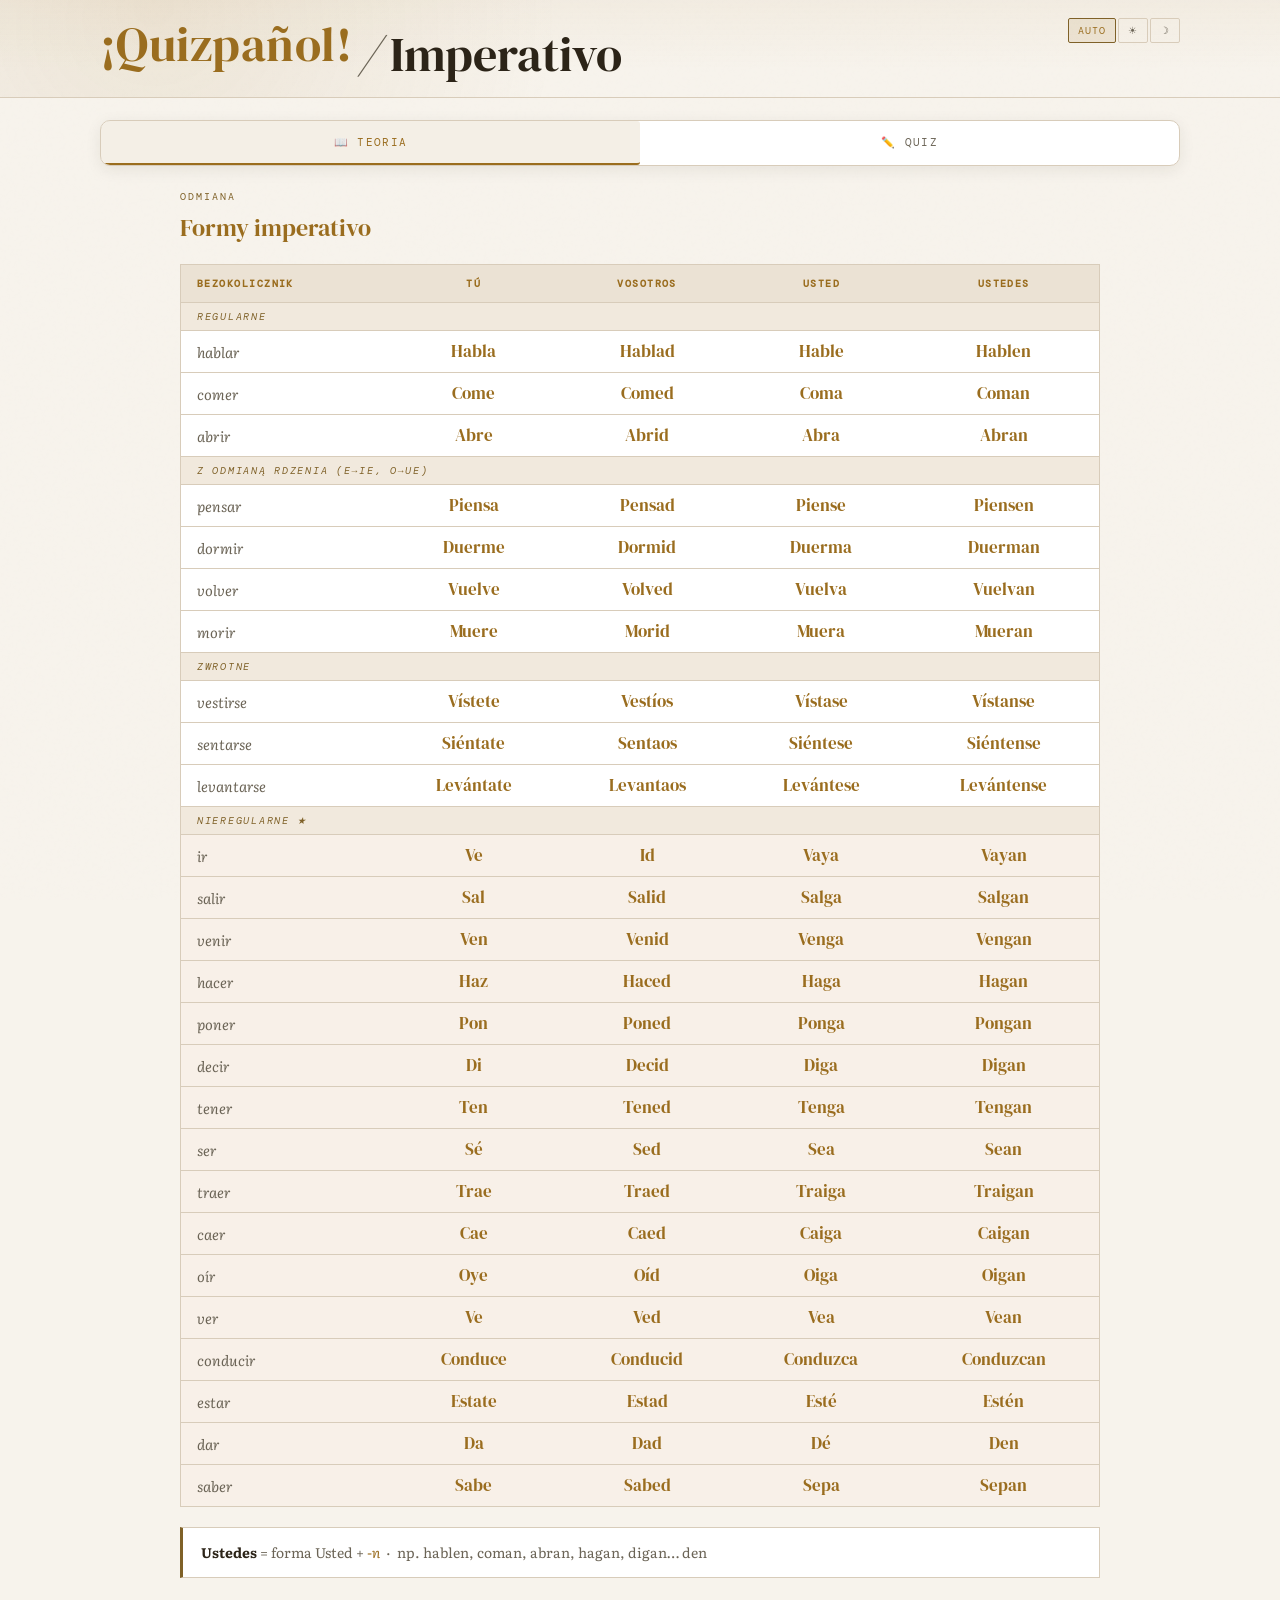
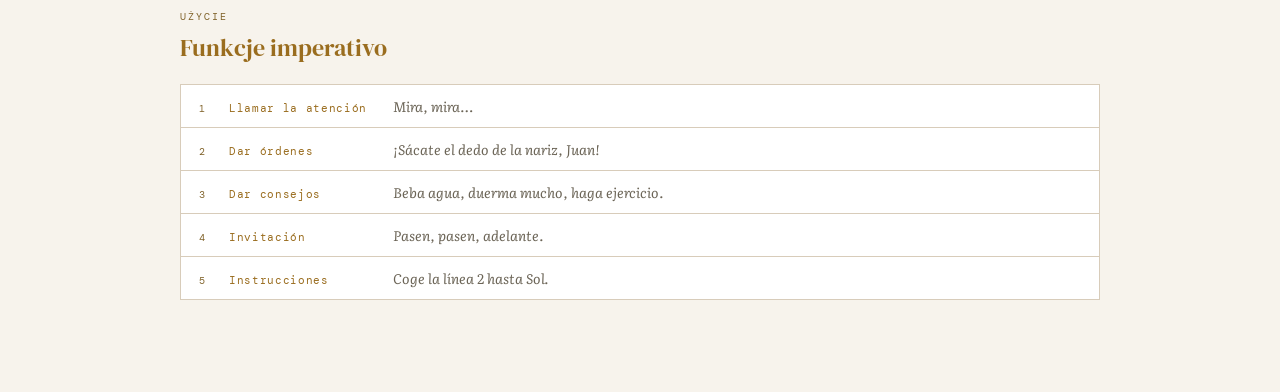
<file: imperativo.html>
<!DOCTYPE html>
<html lang="es">
<head>
<meta charset="UTF-8">
<meta name="viewport" content="width=device-width, initial-scale=1.0">
<title>¡Quizpañol! · Imperativo</title>
<link rel="stylesheet" href="style.css">
<script>
  (function() {
    var t = localStorage.getItem('quizpanol-theme');
    if (t) document.documentElement.setAttribute('data-theme', t);
  })();
</script>
</head>
<body>

<header class="global-header">
  <div class="container header-inner">
    <a class="brand-name" href="index.html">¡Quizpañol!</a>
    <nav class="breadcrumb" aria-label="Breadcrumb">
      <span class="crumb-slash" aria-hidden="true">/</span>
      <span aria-current="page">Imperativo</span>
    </nav>
    <div class="theme-switch" role="group" aria-label="Motyw">
      <button class="theme-btn" data-theme-val="auto" onclick="setTheme('auto')" title="Automatyczny (systemowy)">Auto</button>
      <button class="theme-btn" data-theme-val="light" onclick="setTheme('light')" title="Jasny">☀</button>
      <button class="theme-btn" data-theme-val="dark" onclick="setTheme('dark')" title="Ciemny">☽</button>
    </div>
  </div>
</header>

<main class="lesson-main">
<nav class="tabs" aria-label="Widoki lekcji">
  <button class="tab active" onclick="showTab('teoria', this)">📖 Teoria</button>
  <button class="tab" onclick="showTab('quiz', this)">✏️ Quiz</button>
</nav>

<!-- Section: theory -->
<div class="section active" id="tab-teoria">
<div class="teoria-wrap">

  <div class="t-label">Odmiana</div>
  <h2>Formy imperativo</h2>

  <table class="main-table">
    <thead>
      <tr>
        <th>Bezokolicznik</th>
        <th>Tú</th>
        <th>Vosotros</th>
        <th>Usted</th>
        <th>Ustedes</th>
      </tr>
    </thead>
    <tbody>
      <tr class="section-row"><td colspan="5">Regularne</td></tr>
      <tr><td>hablar</td><td>Habla</td><td>Hablad</td><td>Hable</td><td>Hablen</td></tr>
      <tr><td>comer</td><td>Come</td><td>Comed</td><td>Coma</td><td>Coman</td></tr>
      <tr><td>abrir</td><td>Abre</td><td>Abrid</td><td>Abra</td><td>Abran</td></tr>

      <tr class="section-row"><td colspan="5">Z odmianą rdzenia (e→ie, o→ue)</td></tr>
      <tr><td>pensar</td><td>Piensa</td><td>Pensad</td><td>Piense</td><td>Piensen</td></tr>
      <tr><td>dormir</td><td>Duerme</td><td>Dormid</td><td>Duerma</td><td>Duerman</td></tr>
      <tr><td>volver</td><td>Vuelve</td><td>Volved</td><td>Vuelva</td><td>Vuelvan</td></tr>
      <tr><td>morir</td><td>Muere</td><td>Morid</td><td>Muera</td><td>Mueran</td></tr>

      <tr class="section-row"><td colspan="5">Zwrotne</td></tr>
      <tr><td>vestirse</td><td>Vístete</td><td>Vestíos</td><td>Vístase</td><td>Vístanse</td></tr>
      <tr><td>sentarse</td><td>Siéntate</td><td>Sentaos</td><td>Siéntese</td><td>Siéntense</td></tr>
      <tr><td>levantarse</td><td>Levántate</td><td>Levantaos</td><td>Levántese</td><td>Levántense</td></tr>

      <tr class="section-row"><td colspan="5">Nieregularne ★</td></tr>
      <tr class="irreg"><td>ir</td><td>Ve</td><td>Id</td><td>Vaya</td><td>Vayan</td></tr>
      <tr class="irreg"><td>salir</td><td>Sal</td><td>Salid</td><td>Salga</td><td>Salgan</td></tr>
      <tr class="irreg"><td>venir</td><td>Ven</td><td>Venid</td><td>Venga</td><td>Vengan</td></tr>
      <tr class="irreg"><td>hacer</td><td>Haz</td><td>Haced</td><td>Haga</td><td>Hagan</td></tr>
      <tr class="irreg"><td>poner</td><td>Pon</td><td>Poned</td><td>Ponga</td><td>Pongan</td></tr>
      <tr class="irreg"><td>decir</td><td>Di</td><td>Decid</td><td>Diga</td><td>Digan</td></tr>
      <tr class="irreg"><td>tener</td><td>Ten</td><td>Tened</td><td>Tenga</td><td>Tengan</td></tr>
      <tr class="irreg"><td>ser</td><td>Sé</td><td>Sed</td><td>Sea</td><td>Sean</td></tr>
      <tr class="irreg"><td>traer</td><td>Trae</td><td>Traed</td><td>Traiga</td><td>Traigan</td></tr>
      <tr class="irreg"><td>caer</td><td>Cae</td><td>Caed</td><td>Caiga</td><td>Caigan</td></tr>
      <tr class="irreg"><td>oír</td><td>Oye</td><td>Oíd</td><td>Oiga</td><td>Oigan</td></tr>
      <tr class="irreg"><td>ver</td><td>Ve</td><td>Ved</td><td>Vea</td><td>Vean</td></tr>
      <tr class="irreg"><td>conducir</td><td>Conduce</td><td>Conducid</td><td>Conduzca</td><td>Conduzcan</td></tr>
      <tr class="irreg"><td>estar</td><td>Estate</td><td>Estad</td><td>Esté</td><td>Estén</td></tr>
      <tr class="irreg"><td>dar</td><td>Da</td><td>Dad</td><td>Dé</td><td>Den</td></tr>
      <tr class="irreg"><td>saber</td><td>Sabe</td><td>Sabed</td><td>Sepa</td><td>Sepan</td></tr>
    </tbody>
  </table>

  <div class="note">
    <strong>Ustedes</strong> = forma Usted + <em>-n</em> &nbsp;·&nbsp; np. hablen, coman, abran, hagan, digan… den
  </div>

  <div class="t-label mt-lg">Użycie</div>
  <h2>Funkcje imperativo</h2>

  <div class="func-list">
    <div class="func-item">
      <span class="func-num">1</span>
      <span class="func-name">Llamar la atención</span>
      <span class="func-ex">Mira, mira…</span>
    </div>
    <div class="func-item">
      <span class="func-num">2</span>
      <span class="func-name">Dar órdenes</span>
      <span class="func-ex">¡Sácate el dedo de la nariz, Juan!</span>
    </div>
    <div class="func-item">
      <span class="func-num">3</span>
      <span class="func-name">Dar consejos</span>
      <span class="func-ex">Beba agua, duerma mucho, haga ejercicio.</span>
    </div>
    <div class="func-item">
      <span class="func-num">4</span>
      <span class="func-name">Invitación</span>
      <span class="func-ex">Pasen, pasen, adelante.</span>
    </div>
    <div class="func-item">
      <span class="func-num">5</span>
      <span class="func-name">Instrucciones</span>
      <span class="func-ex">Coge la línea 2 hasta Sol.</span>
    </div>
  </div>

</div>
</div>

<!-- Section: quiz -->
<div class="section" id="tab-quiz">
<div class="quiz-wrap">

  <div class="filter-rows">
    <div>
      <div class="filter-row-label">Typ</div>
      <div class="mode-row" id="row-typ">
        <button class="mode-btn active" onclick="setType('all', event)">Wszystkie</button>
        <button class="mode-btn" onclick="setType('regularne', event)">Regularne</button>
        <button class="mode-btn" onclick="setType('rdzen', event)">Z odmianą rdzenia</button>
        <button class="mode-btn" onclick="setType('zwrotne', event)">Zwrotne</button>
        <button class="mode-btn" onclick="setType('nieregularne', event)">Nieregularne</button>
      </div>
    </div>
    <div>
      <div class="filter-row-label">Osoba</div>
      <div class="mode-row" id="row-osoba">
        <button class="mode-btn active" onclick="setMode('all', event)">Wszystkie</button>
        <button class="mode-btn" onclick="setMode('tú', event)">Tú</button>
        <button class="mode-btn" onclick="setMode('vosotros', event)">Vosotros</button>
        <button class="mode-btn" onclick="setMode('usted', event)">Usted</button>
        <button class="mode-btn" onclick="setMode('ustedes', event)">Ustedes</button>
      </div>
    </div>
  </div>

  <div class="progress-row">
    <div class="progress-bar"><div class="progress-fill" id="progressFill"></div></div>
    <div class="progress-text" id="progressText">0 / 0</div>
  </div>

  <div id="quizArea"></div>

</div>
</div>

</main>

<script src="quiz.js"></script>
<script>
// Data format: [infinitive, tu, vosotros, usted, ustedes]
const ALL_VERBS = [
  ["hablar",    "Habla",     "Hablad",    "Hable",    "Hablen"],
  ["comer",     "Come",      "Comed",     "Coma",     "Coman"],
  ["abrir",     "Abre",      "Abrid",     "Abra",     "Abran"],
  ["pensar",    "Piensa",    "Pensad",    "Piense",   "Piensen"],
  ["dormir",    "Duerme",    "Dormid",    "Duerma",   "Duerman"],
  ["volver",    "Vuelve",    "Volved",    "Vuelva",   "Vuelvan"],
  ["morir",     "Muere",     "Morid",     "Muera",    "Mueran"],
  ["vestirse",  "Vístete",   "Vestíos",   "Vístase",  "Vístanse"],
  ["sentarse",  "Siéntate",  "Sentaos",   "Siéntese", "Siéntense"],
  ["levantarse","Levántate", "Levantaos", "Levántese","Levántense"],
  ["ir",        "Ve",        "Id",        "Vaya",     "Vayan"],
  ["salir",     "Sal",       "Salid",     "Salga",    "Salgan"],
  ["venir",     "Ven",       "Venid",     "Venga",    "Vengan"],
  ["hacer",     "Haz",       "Haced",     "Haga",     "Hagan"],
  ["poner",     "Pon",       "Poned",     "Ponga",    "Pongan"],
  ["decir",     "Di",        "Decid",     "Diga",     "Digan"],
  ["tener",     "Ten",       "Tened",     "Tenga",    "Tengan"],
  ["ser",       "Sé",        "Sed",       "Sea",      "Sean"],
  ["traer",     "Trae",      "Traed",     "Traiga",   "Traigan"],
  ["caer",      "Cae",       "Caed",      "Caiga",    "Caigan"],
  ["oír",       "Oye",       "Oíd",       "Oiga",     "Oigan"],
  ["ver",       "Ve",        "Ved",       "Vea",      "Vean"],
  ["conducir",  "Conduce",   "Conducid",  "Conduzca", "Conduzcan"],
  ["estar",     "Estate",    "Estad",     "Esté",     "Estén"],
  ["dar",       "Da",        "Dad",       "Dé",       "Den"],
  ["saber",     "Sabe",      "Sabed",     "Sepa",     "Sepan"],
];

// Verb type categories
const VERB_TYPE = {
  hablar: 'regularne', comer: 'regularne', abrir: 'regularne',
  pensar: 'rdzen', dormir: 'rdzen', volver: 'rdzen', morir: 'rdzen',
  vestirse: 'zwrotne', sentarse: 'zwrotne', levantarse: 'zwrotne',
};
function getType(verb) { return VERB_TYPE[verb] || 'nieregularne'; }

const PERSONS = ["Tú","Vosotros","Usted","Ustedes"];
const COL = [1, 2, 3, 4];
let mode = 'all', typeFilter = 'all';

// Build and shuffle quiz cards
function buildCards() {
  const list = [];
  ALL_VERBS.forEach(v => {
    if (typeFilter !== 'all' && getType(v[0]) !== typeFilter) return;
    PERSONS.forEach((p, i) => {
      if (mode === 'all' || mode === p.toLowerCase())
        list.push({ verb: v[0], person: p, answer: v[COL[i]], hint: 'Tryb rozkazujący · Imperativo', prompt: `Podaj formę <strong>${p}</strong> od czasownika <strong>${v[0]}</strong>` });
    });
  });
  return shuffleArray(list);
}

function setMode(m, e) {
  mode = m;
  document.querySelectorAll('#row-osoba .mode-btn').forEach(b => b.classList.remove('active'));
  e.target.classList.add('active');
  startQuiz();
}

function setType(t, e) {
  typeFilter = t;
  document.querySelectorAll('#row-typ .mode-btn').forEach(b => b.classList.remove('active'));
  e.target.classList.add('active');
  startQuiz();
}

initQuizEngine({
  buildCards,
  punctuationChars: '[¡!]',
  inputRow: `<div class="input-row">
        <span class="excl">¡</span>
        <input type="text" id="ans" placeholder="wpisz formę…" autocomplete="off" autocorrect="off" spellcheck="false" />
        <span class="excl">!</span>
      </div>`,
  formatAnswer: a => `¡${a}!`,
  skipLabel: 'Forma',
  scoreMessages: {
    perfect: '¡Perfecto! Wszystko idealnie!',
    great: 'Świetnie! Prawie bezbłędnie.',
    ok: 'Dobrze, ale warto jeszcze poćwiczyć!',
    bad: 'Warto poćwiczyć jeszcze raz!'
  }
});

startQuiz();
</script>
<script src="theme.js"></script>
</body>
</html>
</file>
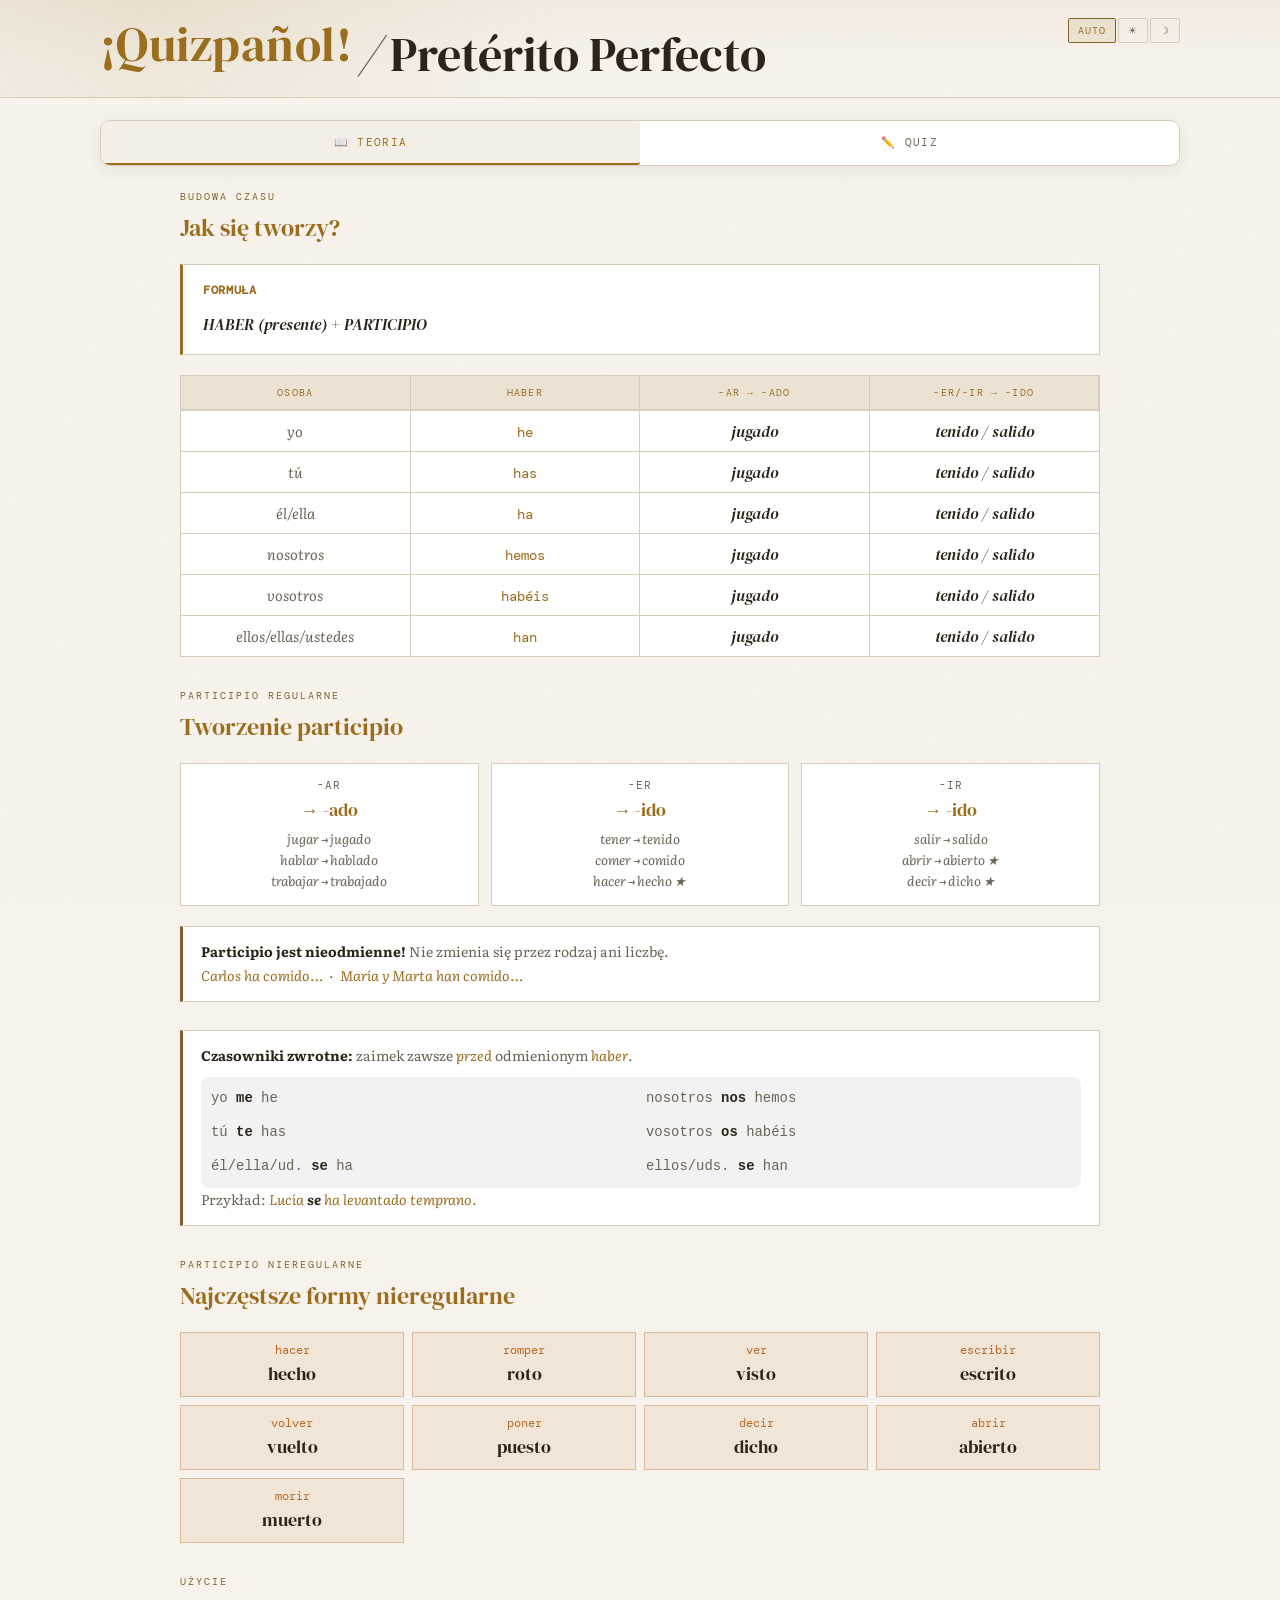
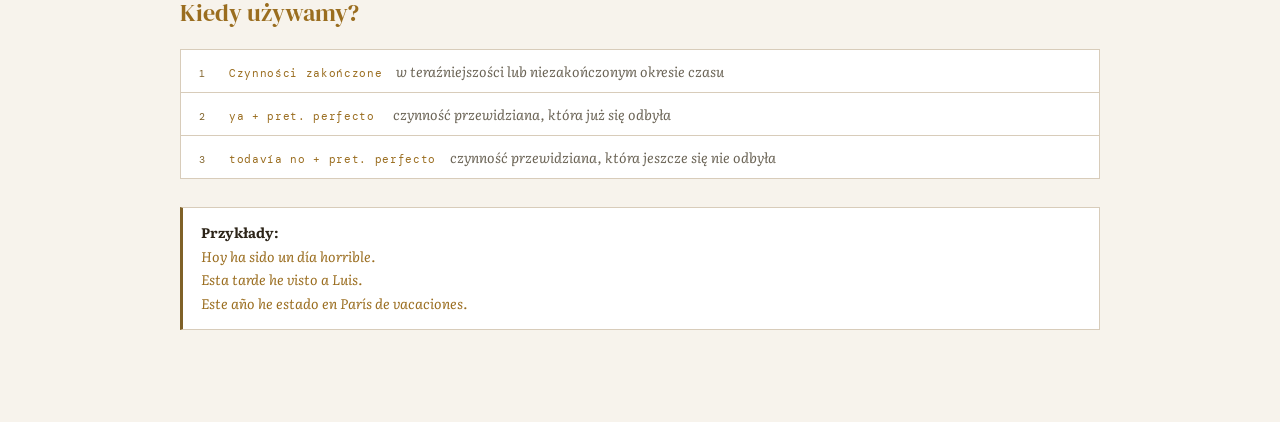
<file: preterito-perfecto.html>
<!DOCTYPE html>
<html lang="es">
<head>
<meta charset="UTF-8">
<meta name="viewport" content="width=device-width, initial-scale=1.0">
<title>¡Quizpañol! · Pretérito Perfecto</title>
<link rel="stylesheet" href="style.css">
<script>
  (function() {
    var t = localStorage.getItem('quizpanol-theme');
    if (t) document.documentElement.setAttribute('data-theme', t);
  })();
</script>
</head>
<body>

<header class="global-header">
  <div class="container header-inner">
    <a class="brand-name" href="index.html">¡Quizpañol!</a>
    <nav class="breadcrumb" aria-label="Breadcrumb">
      <span class="crumb-slash" aria-hidden="true">/</span>
      <span aria-current="page">Pretérito Perfecto</span>
    </nav>
    <div class="theme-switch" role="group" aria-label="Motyw">
      <button class="theme-btn" data-theme-val="auto" onclick="setTheme('auto')" title="Automatyczny (systemowy)">Auto</button>
      <button class="theme-btn" data-theme-val="light" onclick="setTheme('light')" title="Jasny">☀</button>
      <button class="theme-btn" data-theme-val="dark" onclick="setTheme('dark')" title="Ciemny">☽</button>
    </div>
  </div>
</header>

<main class="lesson-main">
<nav class="tabs" aria-label="Widoki lekcji">
  <button class="tab active" onclick="showTab('teoria', this)">📖 Teoria</button>
  <button class="tab" onclick="showTab('quiz', this)">✏️ Quiz</button>
</nav>

<!-- Section: theory -->
<div class="section active" id="tab-teoria">
<div class="teoria-wrap">

  <div class="t-label">Budowa czasu</div>
  <h2>Jak się tworzy?</h2>

  <div class="info-box">
    <strong>Formuła</strong>
    <em>HABER (presente) + PARTICIPIO</em>
  </div>

  <div class="conj-grid">
    <div class="conj-head">Osoba</div>
    <div class="conj-head">haber</div>
    <div class="conj-head">-ar → -ado</div>
    <div class="conj-head">-er/-ir → -ido</div>

    <div class="conj-cell"><span class="pronoun">yo</span></div>
    <div class="conj-cell"><span class="haber">he</span></div>
    <div class="conj-cell"><span class="participle">jugado</span></div>
    <div class="conj-cell"><span class="participle">tenido / salido</span></div>

    <div class="conj-cell"><span class="pronoun">tú</span></div>
    <div class="conj-cell"><span class="haber">has</span></div>
    <div class="conj-cell"><span class="participle">jugado</span></div>
    <div class="conj-cell"><span class="participle">tenido / salido</span></div>

    <div class="conj-cell"><span class="pronoun">él/ella</span></div>
    <div class="conj-cell"><span class="haber">ha</span></div>
    <div class="conj-cell"><span class="participle">jugado</span></div>
    <div class="conj-cell"><span class="participle">tenido / salido</span></div>

    <div class="conj-cell"><span class="pronoun">nosotros</span></div>
    <div class="conj-cell"><span class="haber">hemos</span></div>
    <div class="conj-cell"><span class="participle">jugado</span></div>
    <div class="conj-cell"><span class="participle">tenido / salido</span></div>

    <div class="conj-cell"><span class="pronoun">vosotros</span></div>
    <div class="conj-cell"><span class="haber">habéis</span></div>
    <div class="conj-cell"><span class="participle">jugado</span></div>
    <div class="conj-cell"><span class="participle">tenido / salido</span></div>

    <div class="conj-cell"><span class="pronoun">ellos/ellas/ustedes</span></div>
    <div class="conj-cell"><span class="haber">han</span></div>
    <div class="conj-cell"><span class="participle">jugado</span></div>
    <div class="conj-cell"><span class="participle">tenido / salido</span></div>
  </div>

  <div class="t-label mt-lg">Participio regularne</div>
  <h2>Tworzenie participio</h2>

  <div class="part-grid">
    <div class="part-card">
      <div class="ending">-AR</div>
      <div class="rule-arrow">→ -ado</div>
      <div class="example">jugar → jugado<br>hablar → hablado<br>trabajar → trabajado</div>
    </div>
    <div class="part-card">
      <div class="ending">-ER</div>
      <div class="rule-arrow">→ -ido</div>
      <div class="example">tener → tenido<br>comer → comido<br>hacer → <em>hecho ★</em></div>
    </div>
    <div class="part-card">
      <div class="ending">-IR</div>
      <div class="rule-arrow">→ -ido</div>
      <div class="example">salir → salido<br>abrir → <em>abierto ★</em><br>decir → <em>dicho ★</em></div>
    </div>
  </div>

  <div class="note">
    <strong>Participio jest nieodmienne!</strong> Nie zmienia się przez rodzaj ani liczbę.<br>
    <em>Carlos ha comido…</em> &nbsp;·&nbsp; <em>María y Marta han comido…</em>
  </div>

  <div class="note">
    <strong>Czasowniki zwrotne:</strong> zaimek zawsze <em>przed</em> odmienionym <em>haber</em>.
    <div style="display: grid; grid-template-columns: repeat(2, 1fr); gap: 10px; margin-top: 10px; font-family: monospace; background: rgba(0,0,0,0.05); padding: 10px; border-radius: 8px;">
      <div>yo <strong>me</strong> he</div>
      <div>nosotros <strong>nos</strong> hemos</div>
      <div>tú <strong>te</strong> has</div>
      <div>vosotros <strong>os</strong> habéis</div>
      <div>él/ella/ud. <strong>se</strong> ha</div>
      <div>ellos/uds. <strong>se</strong> han</div>
    </div>
    Przykład: <em>Lucía <strong>se</strong> ha levantado temprano.</em>
  </div>

  <div class="t-label mt-lg">Participio nieregularne</div>
  <h2>Najczęstsze formy nieregularne</h2>

  <div class="irreg-grid">
    <div class="irreg-item"><div class="irreg-inf">hacer</div><div class="irreg-part">hecho</div></div>
    <div class="irreg-item"><div class="irreg-inf">romper</div><div class="irreg-part">roto</div></div>
    <div class="irreg-item"><div class="irreg-inf">ver</div><div class="irreg-part">visto</div></div>
    <div class="irreg-item"><div class="irreg-inf">escribir</div><div class="irreg-part">escrito</div></div>
    <div class="irreg-item"><div class="irreg-inf">volver</div><div class="irreg-part">vuelto</div></div>
    <div class="irreg-item"><div class="irreg-inf">poner</div><div class="irreg-part">puesto</div></div>
    <div class="irreg-item"><div class="irreg-inf">decir</div><div class="irreg-part">dicho</div></div>
    <div class="irreg-item"><div class="irreg-inf">abrir</div><div class="irreg-part">abierto</div></div>
    <div class="irreg-item"><div class="irreg-inf">morir</div><div class="irreg-part">muerto</div></div>
  </div>

  <div class="t-label mt-lg">Użycie</div>
  <h2>Kiedy używamy?</h2>

  <div class="func-list">
    <div class="func-item">
      <span class="func-num">1</span>
      <span class="func-name">Czynności zakończone</span>
      <span class="func-ex">w teraźniejszości lub niezakończonym okresie czasu</span>
    </div>
    <div class="func-item">
      <span class="func-num">2</span>
      <span class="func-name">ya + pret. perfecto</span>
      <span class="func-ex">czynność przewidziana, która już się odbyła</span>
    </div>
    <div class="func-item">
      <span class="func-num">3</span>
      <span class="func-name">todavía no + pret. perfecto</span>
      <span class="func-ex">czynność przewidziana, która jeszcze się nie odbyła</span>
    </div>
  </div>

  <div class="note">
    <strong>Przykłady:</strong><br>
    <em>Hoy ha sido un día horrible.</em><br>
    <em>Esta tarde he visto a Luis.</em><br>
    <em>Este año he estado en París de vacaciones.</em>
  </div>

</div>
</div>

<!-- Section: quiz -->
<div class="section" id="tab-quiz">
<div class="quiz-wrap">

  <div class="filter-rows">
    <div class="mode-row" id="row-mode">
      <button class="mode-btn active" onclick="setQMode('all', event)">Wszystkie</button>
      <button class="mode-btn" onclick="setQMode('participio', event)">Participio</button>
      <button class="mode-btn" onclick="setQMode('conjugacion', event)">Odmiana</button>
      <button class="mode-btn" onclick="setQMode('zdanie', event)">Zdania</button>
    </div>
    <div id="filter-typ-wrap" style="display:none">
      <div class="filter-row-label">Typ</div>
      <div class="mode-row" id="row-typ">
        <button class="mode-btn active" onclick="setTypFilter('all', event)">Wszystkie</button>
        <button class="mode-btn" onclick="setTypFilter('regularne', event)">Regularne</button>
        <button class="mode-btn" onclick="setTypFilter('nieregularne', event)">Nieregularne</button>
      </div>
    </div>
    <div id="filter-osoba-wrap" style="display:none">
      <div class="filter-row-label">Osoba</div>
      <div class="mode-row" id="row-osoba">
        <button class="mode-btn active" onclick="setOsobaFilter('all', event)">Wszystkie</button>
        <button class="mode-btn" onclick="setOsobaFilter('yo', event)">yo</button>
        <button class="mode-btn" onclick="setOsobaFilter('tú', event)">tú</button>
        <button class="mode-btn" onclick="setOsobaFilter('él/ella/usted', event)">él/ella/ud.</button>
        <button class="mode-btn" onclick="setOsobaFilter('nosotros', event)">nosotros</button>
        <button class="mode-btn" onclick="setOsobaFilter('vosotros', event)">vosotros</button>
        <button class="mode-btn" onclick="setOsobaFilter('ellos/ellas/ustedes', event)">ellos/uds.</button>
      </div>
    </div>
  </div>

  <div class="progress-row">
    <div class="progress-bar"><div class="progress-fill" id="progressFill"></div></div>
    <div class="progress-text" id="progressText">0 / 0</div>
  </div>

  <div id="quizArea"></div>

</div>
</div>

</main>

<script src="quiz.js"></script>
<script>
// Question pools grouped by quiz mode
const PARTICIPIOS = [
  ["hablar","hablado"],["comer","comido"],["abrir","abierto"],
  ["hacer","hecho"],["romper","roto"],["ver","visto"],
  ["escribir","escrito"],["volver","vuelto"],["poner","puesto"],
  ["decir","dicho"],["ir","ido"],["tener","tenido"],
  ["salir","salido"],["venir","venido"],["trabajar","trabajado"],
  ["pensar","pensado"],["dormir","dormido"],["vestirse","vestido"],
  ["sentarse","sentado"],["levantarse","levantado"],["cenar","cenado"],
  ["morir","muerto"],
];

const CONJUGACIONES = [
  ["trabajar","yo","he trabajado"],["comer","tú","has comido"],
  ["salir","él","ha salido"],["hacer","nosotros","hemos hecho"],
  ["ver","vosotros","habéis visto"],["ir","ellos","han ido"],
  ["levantarse","yo","me he levantado"],["escribir","ella","ha escrito"],
  ["volver","tú","has vuelto"],["abrir","ellos","han abierto"],
  ["decir","usted","ha dicho"],["poner","nosotros","hemos puesto"],
];

const ZDANIA = [
  ["Juan, esta mañana (levantarse) ___ a las siete.", "se ha levantado"],
  ["Hace cinco minutos que yo (terminar) ___ de desayunar.", "he terminado"],
  ["Este mes mis padres no (salir) ___ de viaje.", "han salido"],
  ["Hoy (ser) ___ un día muy especial.", "ha sido"],
  ["Este año mi hermana (volver) ___ de México.", "ha vuelto"],
  ["Esta tarde tú (escribir) ___ la carta.", "has escrito"],
  ["¿(Comer, vosotros) ___ en casa hoy?", "habéis comido"],
  ["Esta mañana mis amigos (quedarse) ___ en casa.", "se han quedado"],
  ["Lucía (hacer) ___ gimnasia hoy.", "ha hecho"],
  ["Esta mañana no (poder, yo) ___ ir en coche.", "he podido"],
  ["Hoy yo (ducharse) ___ con agua fría.", "me he duchado"],
  ["¿Ya (lavarse, tú) ___ las manos?", "te has lavado"],
  ["Nosotros (quedarse) ___ en la playa toda la tarde.", "nos hemos quedado"],
  ["Vosotros (vestirse) ___ muy elegantes para la fiesta.", "os habéis vestido"],
  ["Ellos (despertarse) ___ muy tarde hoy.", "se han despertado"],
];

let qMode = 'all', typFilter = 'all', osobaFilter = 'all';

const HABER = {
  "yo": "he", "tú": "has", "él/ella/usted": "ha",
  "nosotros": "hemos", "vosotros": "habéis", "ellos/ellas/ustedes": "han"
};
const PRONOMS = {
  "yo": "me", "tú": "te", "él/ella/usted": "se",
  "nosotros": "nos", "vosotros": "os", "ellos/ellas/ustedes": "se"
};
const PEOPLE = ["yo", "tú", "él/ella/usted", "nosotros", "vosotros", "ellos/ellas/ustedes"];

// Irregular participios (not formed by regular -ar→-ado, -er/-ir→-ido)
const PART_IRREG = new Set(['abrir','hacer','romper','ver','escribir','volver','poner','decir','morir']);
function getPartType(inf) { 
  const base = inf.replace('se', '');
  return PART_IRREG.has(base) ? 'nieregularne' : 'regularne'; 
}

function getFullForm(inf, part, person) {
  const isReflexive = inf.endsWith('se');
  const haber = HABER[person];
  if (isReflexive) {
    const pron = PRONOMS[person];
    return `${pron} ${haber} ${part}`;
  }
  return `${haber} ${part}`;
}

// Build and shuffle quiz cards
function buildCards() {
  const list = [];

  // Participio Mode
  if (qMode === 'all' || qMode === 'participio') {
    PARTICIPIOS.forEach(([inf, part]) => {
      if (qMode === 'participio' && typFilter !== 'all' && getPartType(inf) !== typFilter) return;
      list.push({ prompt: `Podaj participio od: <strong>${inf}</strong>`, answer: part, hint: 'Pretérito perfecto · participio' });
    });
  }

  // Conjugacion Mode (Odmiana)
  if (qMode === 'all' || qMode === 'conjugacion') {
    PARTICIPIOS.forEach(([inf, part]) => {
      PEOPLE.forEach(p => {
        if (osobaFilter !== 'all' && osobaFilter !== p) return;
        const form = getFullForm(inf, part, p);
        list.push({ prompt: `Odmień w pretérito perfecto:<br><strong>${inf}</strong> — ${p}`, answer: form, hint: 'Pretérito perfecto · forma' });
      });
    });
  }

  // Zdania Mode (Sentences)
  if (qMode === 'all' || qMode === 'zdanie') {
    ZDANIA.forEach(([sent, ans]) =>
      list.push({ prompt: sent.replace('___', '<span style="color:var(--gold)">___</span>'), answer: ans, hint: 'Pretérito perfecto · uzupełnij formę' }));
  }

  return shuffleArray(list);
}

function updateFilterRows() {
  document.getElementById('filter-typ-wrap').style.display   = qMode === 'participio'  ? 'block' : 'none';
  document.getElementById('filter-osoba-wrap').style.display = qMode === 'conjugacion' ? 'block' : 'none';
}

function setQMode(m, e) {
  qMode = m;
  typFilter = 'all';
  osobaFilter = 'all';
  document.querySelectorAll('#row-mode .mode-btn').forEach(b => b.classList.remove('active'));
  e.target.classList.add('active');
  document.querySelectorAll('#row-typ .mode-btn').forEach((b, i) => b.classList.toggle('active', i === 0));
  document.querySelectorAll('#row-osoba .mode-btn').forEach((b, i) => b.classList.toggle('active', i === 0));
  updateFilterRows();
  startQuiz();
}

function setTypFilter(t, e) {
  typFilter = t;
  document.querySelectorAll('#row-typ .mode-btn').forEach(b => b.classList.remove('active'));
  e.target.classList.add('active');
  startQuiz();
}

function setOsobaFilter(o, e) {
  osobaFilter = o;
  document.querySelectorAll('#row-osoba .mode-btn').forEach(b => b.classList.remove('active'));
  e.target.classList.add('active');
  startQuiz();
}

initQuizEngine({
  buildCards,
  punctuationChars: '[¡!¿?]',
  skipLabel: 'Odpowiedź',
  scoreMessages: {
    perfect: '¡Perfecto! Niesamowite!',
    great: 'Świetnie! Prawie bezbłędnie.',
    ok: 'Dobrze, ale warto jeszcze poćwiczyć!',
    bad: 'Jeszcze raz! Ćwiczenie czyni mistrza.'
  }
});

startQuiz();
</script>
<script src="theme.js"></script>
</body>
</html>
</file>
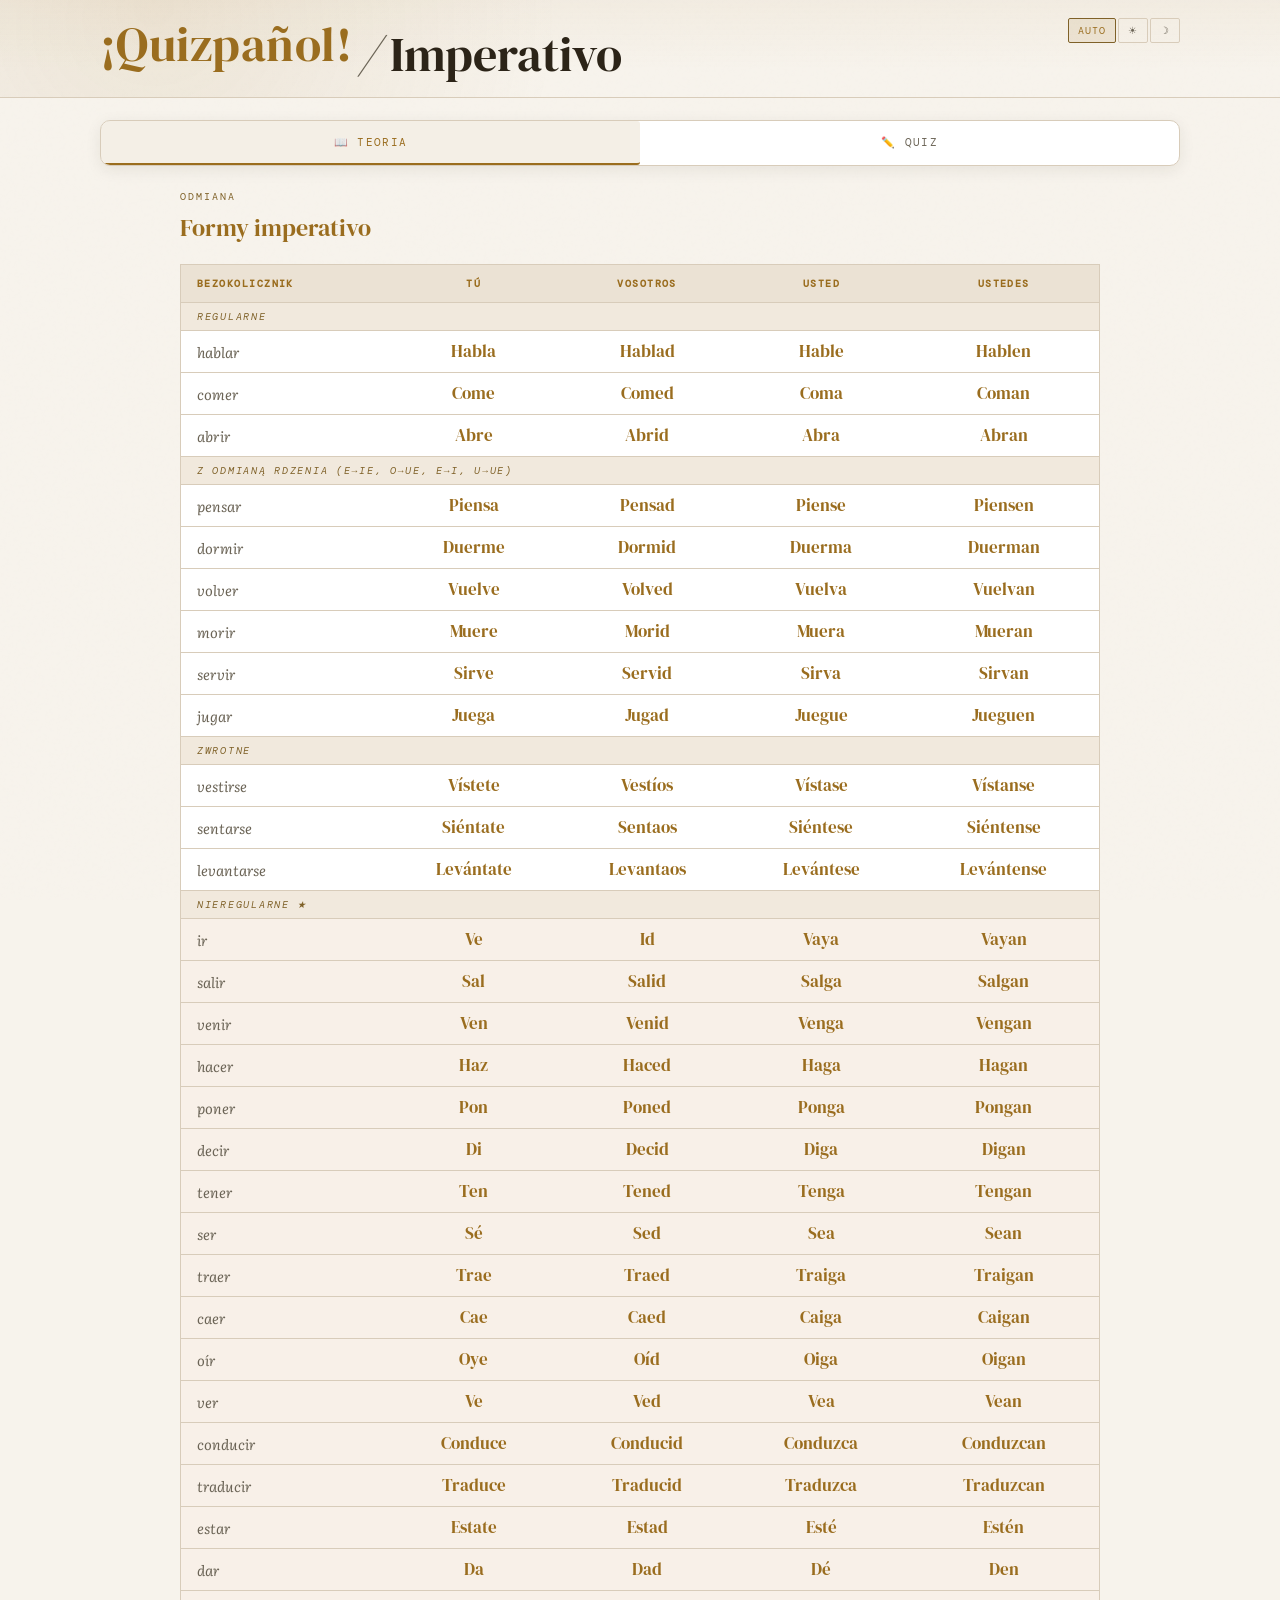
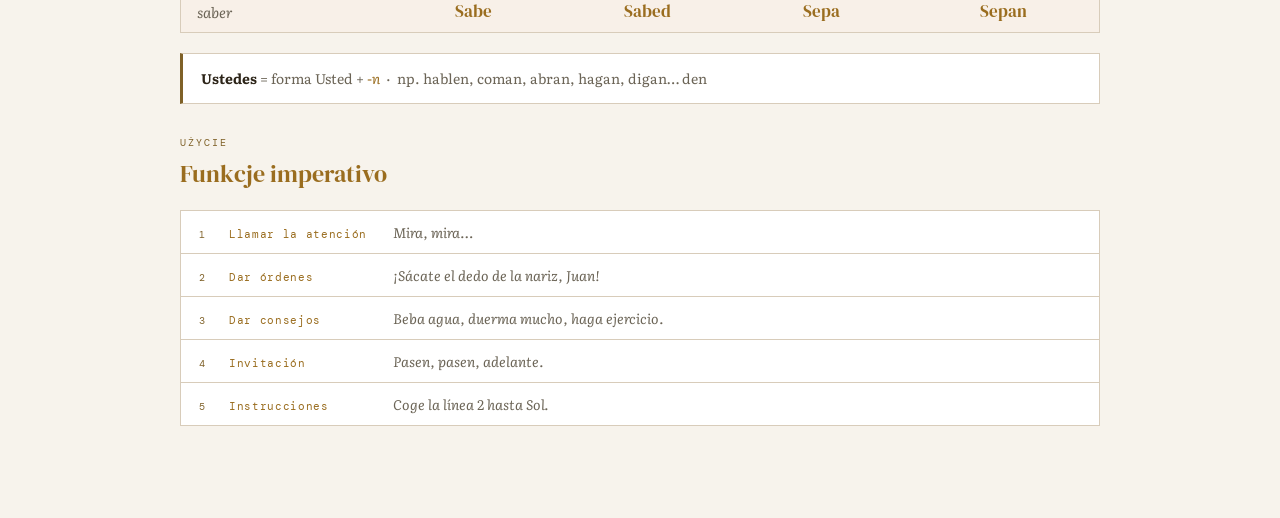
<file: lessons/imperativo.html>
<!DOCTYPE html>
<html lang="es">
<head>
<meta charset="UTF-8">
<meta name="viewport" content="width=device-width, initial-scale=1.0">
<title>¡Quizpañol! · Imperativo</title>
<link rel="stylesheet" href="../shared/style.css">
<script>
  (function() {
    var t = localStorage.getItem('quizpanol-theme');
    if (t) document.documentElement.setAttribute('data-theme', t);
  })();
</script>
</head>
<body>

<header class="global-header">
  <div class="container header-inner">
    <a class="brand-name" href="../index.html">¡Quizpañol!</a>
    <nav class="breadcrumb" aria-label="Breadcrumb">
      <span class="crumb-slash" aria-hidden="true">/</span>
      <span aria-current="page">Imperativo</span>
    </nav>
    <div class="theme-switch" role="group" aria-label="Motyw">
      <button class="theme-btn" data-theme-val="auto" onclick="setTheme('auto')" title="Automatyczny (systemowy)">Auto</button>
      <button class="theme-btn" data-theme-val="light" onclick="setTheme('light')" title="Jasny">☀</button>
      <button class="theme-btn" data-theme-val="dark" onclick="setTheme('dark')" title="Ciemny">☽</button>
    </div>
  </div>
</header>

<main class="lesson-main">
<nav class="tabs" aria-label="Widoki lekcji">
  <button class="tab active" onclick="showTab('teoria', this)">📖 Teoria</button>
  <button class="tab" onclick="showTab('quiz', this)">✏️ Quiz</button>
</nav>

<!-- Section: theory -->
<div class="section active" id="tab-teoria">
<div class="teoria-wrap">

  <div class="t-label">Odmiana</div>
  <h2>Formy imperativo</h2>

  <table class="main-table">
    <thead>
      <tr>
        <th>Bezokolicznik</th>
        <th>Tú</th>
        <th>Vosotros</th>
        <th>Usted</th>
        <th>Ustedes</th>
      </tr>
    </thead>
    <tbody>
      <tr class="section-row"><td colspan="5">Regularne</td></tr>
      <tr><td>hablar</td><td>Habla</td><td>Hablad</td><td>Hable</td><td>Hablen</td></tr>
      <tr><td>comer</td><td>Come</td><td>Comed</td><td>Coma</td><td>Coman</td></tr>
      <tr><td>abrir</td><td>Abre</td><td>Abrid</td><td>Abra</td><td>Abran</td></tr>

      <tr class="section-row"><td colspan="5">Z odmianą rdzenia (e→ie, o→ue, e→i, u→ue)</td></tr>
      <tr><td>pensar</td><td>Piensa</td><td>Pensad</td><td>Piense</td><td>Piensen</td></tr>
      <tr><td>dormir</td><td>Duerme</td><td>Dormid</td><td>Duerma</td><td>Duerman</td></tr>
      <tr><td>volver</td><td>Vuelve</td><td>Volved</td><td>Vuelva</td><td>Vuelvan</td></tr>
      <tr><td>morir</td><td>Muere</td><td>Morid</td><td>Muera</td><td>Mueran</td></tr>
      <tr><td>servir</td><td>Sirve</td><td>Servid</td><td>Sirva</td><td>Sirvan</td></tr>
      <tr><td>jugar</td><td>Juega</td><td>Jugad</td><td>Juegue</td><td>Jueguen</td></tr>

      <tr class="section-row"><td colspan="5">Zwrotne</td></tr>
      <tr><td>vestirse</td><td>Vístete</td><td>Vestíos</td><td>Vístase</td><td>Vístanse</td></tr>
      <tr><td>sentarse</td><td>Siéntate</td><td>Sentaos</td><td>Siéntese</td><td>Siéntense</td></tr>
      <tr><td>levantarse</td><td>Levántate</td><td>Levantaos</td><td>Levántese</td><td>Levántense</td></tr>

      <tr class="section-row"><td colspan="5">Nieregularne ★</td></tr>
      <tr class="irreg"><td>ir</td><td>Ve</td><td>Id</td><td>Vaya</td><td>Vayan</td></tr>
      <tr class="irreg"><td>salir</td><td>Sal</td><td>Salid</td><td>Salga</td><td>Salgan</td></tr>
      <tr class="irreg"><td>venir</td><td>Ven</td><td>Venid</td><td>Venga</td><td>Vengan</td></tr>
      <tr class="irreg"><td>hacer</td><td>Haz</td><td>Haced</td><td>Haga</td><td>Hagan</td></tr>
      <tr class="irreg"><td>poner</td><td>Pon</td><td>Poned</td><td>Ponga</td><td>Pongan</td></tr>
      <tr class="irreg"><td>decir</td><td>Di</td><td>Decid</td><td>Diga</td><td>Digan</td></tr>
      <tr class="irreg"><td>tener</td><td>Ten</td><td>Tened</td><td>Tenga</td><td>Tengan</td></tr>
      <tr class="irreg"><td>ser</td><td>Sé</td><td>Sed</td><td>Sea</td><td>Sean</td></tr>
      <tr class="irreg"><td>traer</td><td>Trae</td><td>Traed</td><td>Traiga</td><td>Traigan</td></tr>
      <tr class="irreg"><td>caer</td><td>Cae</td><td>Caed</td><td>Caiga</td><td>Caigan</td></tr>
      <tr class="irreg"><td>oír</td><td>Oye</td><td>Oíd</td><td>Oiga</td><td>Oigan</td></tr>
      <tr class="irreg"><td>ver</td><td>Ve</td><td>Ved</td><td>Vea</td><td>Vean</td></tr>
      <tr class="irreg"><td>conducir</td><td>Conduce</td><td>Conducid</td><td>Conduzca</td><td>Conduzcan</td></tr>
      <tr class="irreg"><td>traducir</td><td>Traduce</td><td>Traducid</td><td>Traduzca</td><td>Traduzcan</td></tr>
      <tr class="irreg"><td>estar</td><td>Estate</td><td>Estad</td><td>Esté</td><td>Estén</td></tr>
      <tr class="irreg"><td>dar</td><td>Da</td><td>Dad</td><td>Dé</td><td>Den</td></tr>
      <tr class="irreg"><td>saber</td><td>Sabe</td><td>Sabed</td><td>Sepa</td><td>Sepan</td></tr>
    </tbody>
  </table>

  <div class="note">
    <strong>Ustedes</strong> = forma Usted + <em>-n</em> &nbsp;·&nbsp; np. hablen, coman, abran, hagan, digan… den
  </div>

  <div class="t-label mt-lg">Użycie</div>
  <h2>Funkcje imperativo</h2>

  <div class="func-list">
    <div class="func-item">
      <span class="func-num">1</span>
      <span class="func-name">Llamar la atención</span>
      <span class="func-ex">Mira, mira…</span>
    </div>
    <div class="func-item">
      <span class="func-num">2</span>
      <span class="func-name">Dar órdenes</span>
      <span class="func-ex">¡Sácate el dedo de la nariz, Juan!</span>
    </div>
    <div class="func-item">
      <span class="func-num">3</span>
      <span class="func-name">Dar consejos</span>
      <span class="func-ex">Beba agua, duerma mucho, haga ejercicio.</span>
    </div>
    <div class="func-item">
      <span class="func-num">4</span>
      <span class="func-name">Invitación</span>
      <span class="func-ex">Pasen, pasen, adelante.</span>
    </div>
    <div class="func-item">
      <span class="func-num">5</span>
      <span class="func-name">Instrucciones</span>
      <span class="func-ex">Coge la línea 2 hasta Sol.</span>
    </div>
  </div>

</div>
</div>

<!-- Section: quiz -->
<div class="section" id="tab-quiz">
<div class="quiz-wrap">

  <div class="filter-rows">
    <div>
      <div class="filter-row-label">Typ</div>
      <div class="mode-row" id="row-typ">
        <button class="mode-btn active" onclick="setType('all', event)">Wszystkie</button>
        <button class="mode-btn" onclick="setType('regularne', event)">Regularne</button>
        <button class="mode-btn" onclick="setType('rdzen', event)">Z odmianą rdzenia</button>
        <button class="mode-btn" onclick="setType('zwrotne', event)">Zwrotne</button>
        <button class="mode-btn" onclick="setType('nieregularne', event)">Nieregularne</button>
      </div>
    </div>
    <div>
      <div class="filter-row-label">Osoba</div>
      <div class="mode-row" id="row-osoba">
        <button class="mode-btn active" onclick="setMode('all', event)">Wszystkie</button>
        <button class="mode-btn" onclick="setMode('tú', event)">Tú</button>
        <button class="mode-btn" onclick="setMode('vosotros', event)">Vosotros</button>
        <button class="mode-btn" onclick="setMode('usted', event)">Usted</button>
        <button class="mode-btn" onclick="setMode('ustedes', event)">Ustedes</button>
      </div>
    </div>
  </div>

  <div class="progress-row">
    <div class="progress-bar"><div class="progress-fill" id="progressFill"></div></div>
    <div class="progress-text" id="progressText">0 / 0</div>
  </div>

  <div id="quizArea"></div>

</div>
</div>

</main>

<script src="../shared/quiz.js"></script>
<script>
// Data format: [infinitive, tu, vosotros, usted, ustedes]
const ALL_VERBS = [
  ["hablar",    "Habla",     "Hablad",    "Hable",    "Hablen"],
  ["comer",     "Come",      "Comed",     "Coma",     "Coman"],
  ["abrir",     "Abre",      "Abrid",     "Abra",     "Abran"],
  ["pensar",    "Piensa",    "Pensad",    "Piense",   "Piensen"],
  ["dormir",    "Duerme",    "Dormid",    "Duerma",   "Duerman"],
  ["volver",    "Vuelve",    "Volved",    "Vuelva",   "Vuelvan"],
  ["morir",     "Muere",     "Morid",     "Muera",    "Mueran"],
  ["servir",    "Sirve",     "Servid",    "Sirva",    "Sirvan"],
  ["jugar",     "Juega",     "Jugad",     "Juegue",   "Jueguen"],
  ["vestirse",  "Vístete",   "Vestíos",   "Vístase",  "Vístanse"],
  ["sentarse",  "Siéntate",  "Sentaos",   "Siéntese", "Siéntense"],
  ["levantarse","Levántate", "Levantaos", "Levántese","Levántense"],
  ["ir",        "Ve",        "Id",        "Vaya",     "Vayan"],
  ["salir",     "Sal",       "Salid",     "Salga",    "Salgan"],
  ["venir",     "Ven",       "Venid",     "Venga",    "Vengan"],
  ["hacer",     "Haz",       "Haced",     "Haga",     "Hagan"],
  ["poner",     "Pon",       "Poned",     "Ponga",    "Pongan"],
  ["decir",     "Di",        "Decid",     "Diga",     "Digan"],
  ["tener",     "Ten",       "Tened",     "Tenga",    "Tengan"],
  ["ser",       "Sé",        "Sed",       "Sea",      "Sean"],
  ["traer",     "Trae",      "Traed",     "Traiga",   "Traigan"],
  ["caer",      "Cae",       "Caed",      "Caiga",    "Caigan"],
  ["oír",       "Oye",       "Oíd",       "Oiga",     "Oigan"],
  ["ver",       "Ve",        "Ved",       "Vea",      "Vean"],
  ["conducir",  "Conduce",   "Conducid",  "Conduzca", "Conduzcan"],
  ["traducir",  "Traduce",   "Traducid",  "Traduzca", "Traduzcan"],
  ["estar",     "Estate",    "Estad",     "Esté",     "Estén"],
  ["dar",       "Da",        "Dad",       "Dé",       "Den"],
  ["saber",     "Sabe",      "Sabed",     "Sepa",     "Sepan"],
];

// Verb type categories
const VERB_TYPE = {
  hablar: 'regularne', comer: 'regularne', abrir: 'regularne',
  pensar: 'rdzen', dormir: 'rdzen', volver: 'rdzen', morir: 'rdzen', servir: 'rdzen', jugar: 'rdzen',
  vestirse: 'zwrotne', sentarse: 'zwrotne', levantarse: 'zwrotne',
};
function getType(verb) { return VERB_TYPE[verb] || 'nieregularne'; }

const PERSONS = ["Tú","Vosotros","Usted","Ustedes"];
const COL = [1, 2, 3, 4];
let mode = 'all', typeFilter = 'all';

// Build and shuffle quiz cards
function buildCards() {
  const list = [];
  ALL_VERBS.forEach(v => {
    if (typeFilter !== 'all' && getType(v[0]) !== typeFilter) return;
    PERSONS.forEach((p, i) => {
      if (mode === 'all' || mode === p.toLowerCase())
        list.push({ verb: v[0], person: p, answer: v[COL[i]], hint: 'Tryb rozkazujący · Imperativo', prompt: `Podaj formę <strong>${p}</strong> od czasownika <strong>${v[0]}</strong>` });
    });
  });
  return shuffleArray(list);
}

function setMode(m, e) {
  mode = m;
  document.querySelectorAll('#row-osoba .mode-btn').forEach(b => b.classList.remove('active'));
  e.target.classList.add('active');
  startQuiz();
}

function setType(t, e) {
  typeFilter = t;
  document.querySelectorAll('#row-typ .mode-btn').forEach(b => b.classList.remove('active'));
  e.target.classList.add('active');
  startQuiz();
}

initQuizEngine({
  buildCards,
  punctuationChars: '[¡!]',
  inputRow: `<div class="input-row">
        <span class="excl">¡</span>
        <input type="text" id="ans" placeholder="wpisz formę…" autocomplete="off" autocorrect="off" spellcheck="false" />
        <span class="excl">!</span>
      </div>`,
  formatAnswer: a => `¡${a}!`,
  skipLabel: 'Forma',
  scoreMessages: {
    perfect: '¡Perfecto! Wszystko idealnie!',
    great: 'Świetnie! Prawie bezbłędnie.',
    ok: 'Dobrze, ale warto jeszcze poćwiczyć!',
    bad: 'Warto poćwiczyć jeszcze raz!'
  }
});

startQuiz();
</script>
<script src="../shared/theme.js"></script>
</body>
</html>
</file>
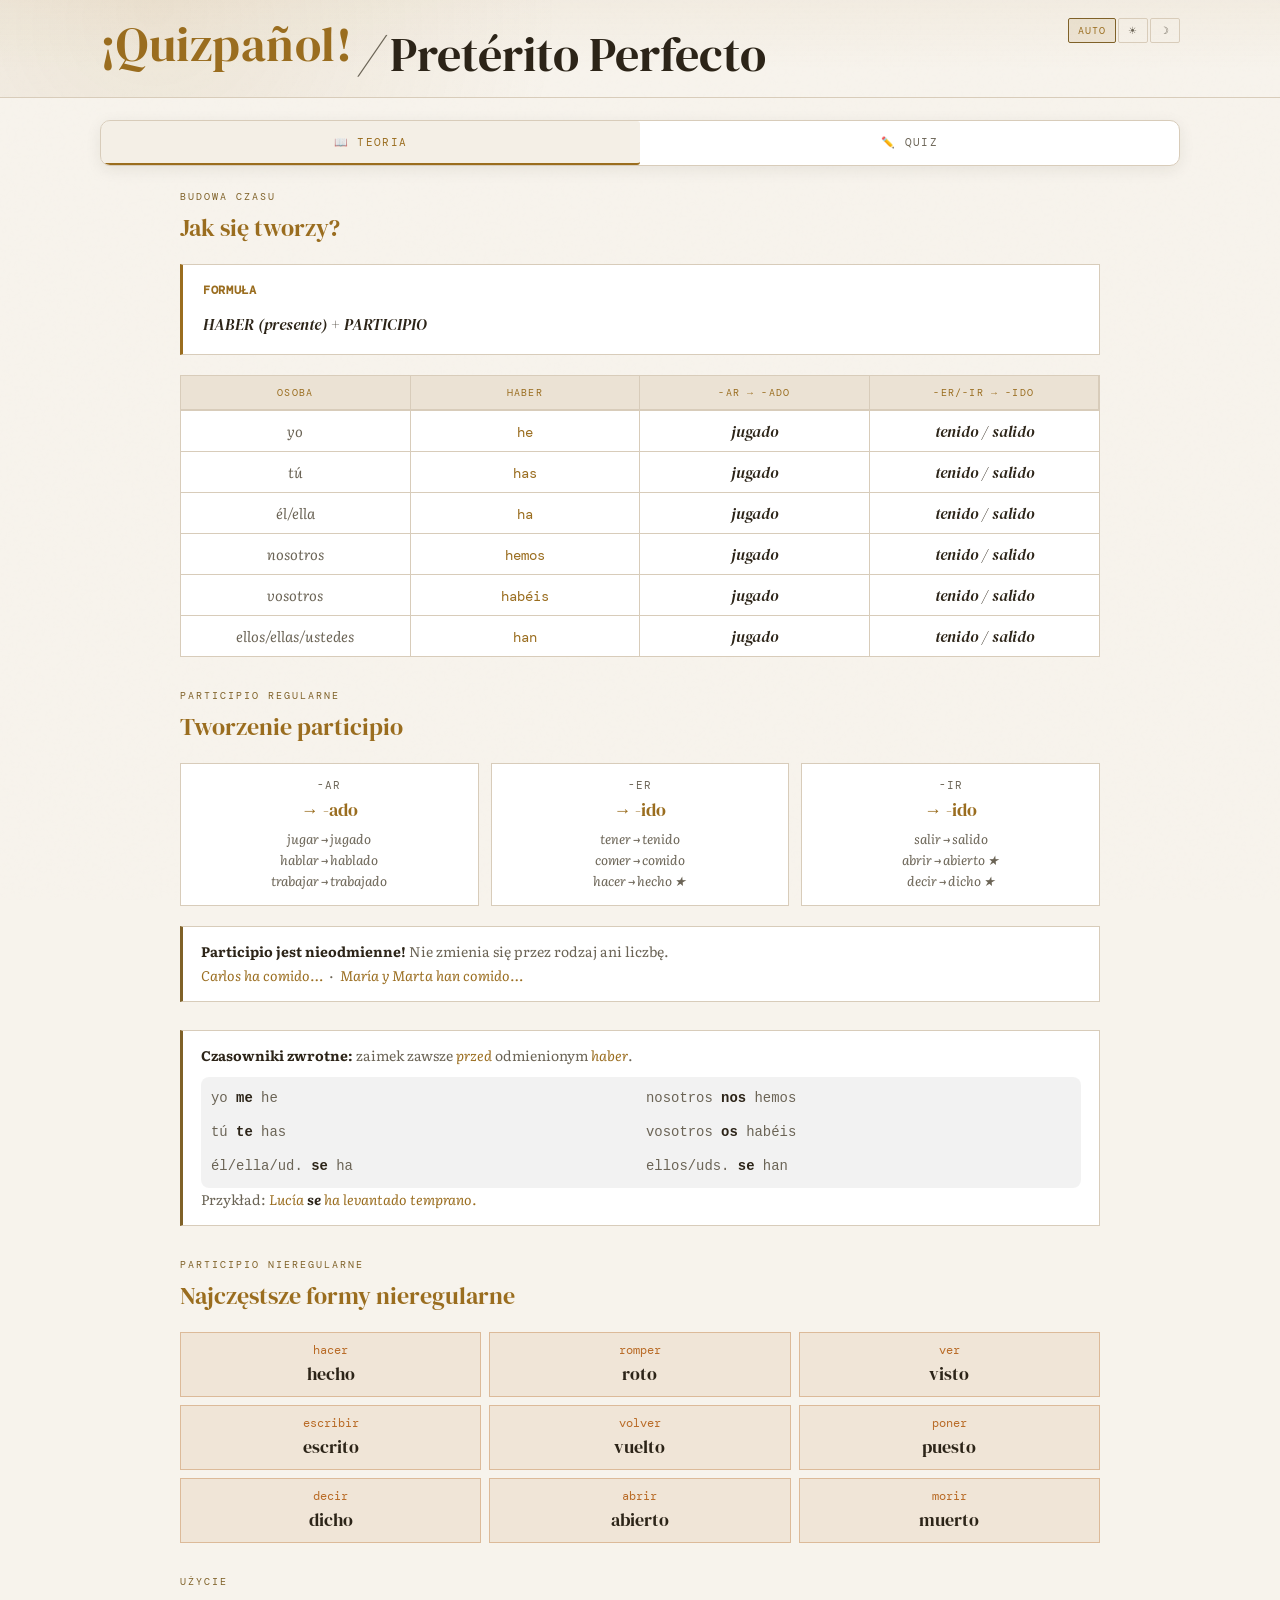
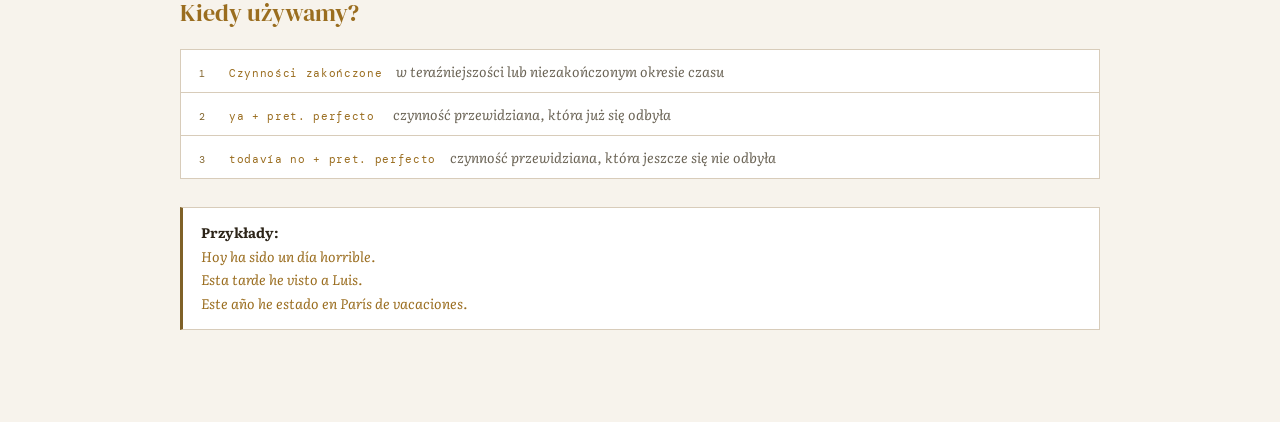
<file: lessons/preterito-perfecto.html>
<!DOCTYPE html>
<html lang="es">
<head>
<meta charset="UTF-8">
<meta name="viewport" content="width=device-width, initial-scale=1.0">
<title>¡Quizpañol! · Pretérito Perfecto</title>
<link rel="stylesheet" href="../shared/style.css">
<script>
  (function() {
    var t = localStorage.getItem('quizpanol-theme');
    if (t) document.documentElement.setAttribute('data-theme', t);
  })();
</script>
</head>
<body>

<header class="global-header">
  <div class="container header-inner">
    <a class="brand-name" href="../index.html">¡Quizpañol!</a>
    <nav class="breadcrumb" aria-label="Breadcrumb">
      <span class="crumb-slash" aria-hidden="true">/</span>
      <span aria-current="page">Pretérito Perfecto</span>
    </nav>
    <div class="theme-switch" role="group" aria-label="Motyw">
      <button class="theme-btn" data-theme-val="auto" onclick="setTheme('auto')" title="Automatyczny (systemowy)">Auto</button>
      <button class="theme-btn" data-theme-val="light" onclick="setTheme('light')" title="Jasny">☀</button>
      <button class="theme-btn" data-theme-val="dark" onclick="setTheme('dark')" title="Ciemny">☽</button>
    </div>
  </div>
</header>

<main class="lesson-main">
<nav class="tabs" aria-label="Widoki lekcji">
  <button class="tab active" onclick="showTab('teoria', this)">📖 Teoria</button>
  <button class="tab" onclick="showTab('quiz', this)">✏️ Quiz</button>
</nav>

<!-- Section: theory -->
<div class="section active" id="tab-teoria">
<div class="teoria-wrap">

  <div class="t-label">Budowa czasu</div>
  <h2>Jak się tworzy?</h2>

  <div class="info-box">
    <strong>Formuła</strong>
    <em>HABER (presente) + PARTICIPIO</em>
  </div>

  <div class="conj-grid">
    <div class="conj-head">Osoba</div>
    <div class="conj-head">haber</div>
    <div class="conj-head">-ar → -ado</div>
    <div class="conj-head">-er/-ir → -ido</div>

    <div class="conj-cell"><span class="pronoun">yo</span></div>
    <div class="conj-cell"><span class="haber">he</span></div>
    <div class="conj-cell"><span class="participle">jugado</span></div>
    <div class="conj-cell"><span class="participle">tenido / salido</span></div>

    <div class="conj-cell"><span class="pronoun">tú</span></div>
    <div class="conj-cell"><span class="haber">has</span></div>
    <div class="conj-cell"><span class="participle">jugado</span></div>
    <div class="conj-cell"><span class="participle">tenido / salido</span></div>

    <div class="conj-cell"><span class="pronoun">él/ella</span></div>
    <div class="conj-cell"><span class="haber">ha</span></div>
    <div class="conj-cell"><span class="participle">jugado</span></div>
    <div class="conj-cell"><span class="participle">tenido / salido</span></div>

    <div class="conj-cell"><span class="pronoun">nosotros</span></div>
    <div class="conj-cell"><span class="haber">hemos</span></div>
    <div class="conj-cell"><span class="participle">jugado</span></div>
    <div class="conj-cell"><span class="participle">tenido / salido</span></div>

    <div class="conj-cell"><span class="pronoun">vosotros</span></div>
    <div class="conj-cell"><span class="haber">habéis</span></div>
    <div class="conj-cell"><span class="participle">jugado</span></div>
    <div class="conj-cell"><span class="participle">tenido / salido</span></div>

    <div class="conj-cell"><span class="pronoun">ellos/ellas/ustedes</span></div>
    <div class="conj-cell"><span class="haber">han</span></div>
    <div class="conj-cell"><span class="participle">jugado</span></div>
    <div class="conj-cell"><span class="participle">tenido / salido</span></div>
  </div>

  <div class="t-label mt-lg">Participio regularne</div>
  <h2>Tworzenie participio</h2>

  <div class="part-grid">
    <div class="part-card">
      <div class="ending">-AR</div>
      <div class="rule-arrow">→ -ado</div>
      <div class="example">jugar → jugado<br>hablar → hablado<br>trabajar → trabajado</div>
    </div>
    <div class="part-card">
      <div class="ending">-ER</div>
      <div class="rule-arrow">→ -ido</div>
      <div class="example">tener → tenido<br>comer → comido<br>hacer → <em>hecho ★</em></div>
    </div>
    <div class="part-card">
      <div class="ending">-IR</div>
      <div class="rule-arrow">→ -ido</div>
      <div class="example">salir → salido<br>abrir → <em>abierto ★</em><br>decir → <em>dicho ★</em></div>
    </div>
  </div>

  <div class="note">
    <strong>Participio jest nieodmienne!</strong> Nie zmienia się przez rodzaj ani liczbę.<br>
    <em>Carlos ha comido…</em> &nbsp;·&nbsp; <em>María y Marta han comido…</em>
  </div>

  <div class="note">
    <strong>Czasowniki zwrotne:</strong> zaimek zawsze <em>przed</em> odmienionym <em>haber</em>.
    <div style="display: grid; grid-template-columns: repeat(2, 1fr); gap: 10px; margin-top: 10px; font-family: monospace; background: rgba(0,0,0,0.05); padding: 10px; border-radius: 8px;">
      <div>yo <strong>me</strong> he</div>
      <div>nosotros <strong>nos</strong> hemos</div>
      <div>tú <strong>te</strong> has</div>
      <div>vosotros <strong>os</strong> habéis</div>
      <div>él/ella/ud. <strong>se</strong> ha</div>
      <div>ellos/uds. <strong>se</strong> han</div>
    </div>
    Przykład: <em>Lucía <strong>se</strong> ha levantado temprano.</em>
  </div>

  <div class="t-label mt-lg">Participio nieregularne</div>
  <h2>Najczęstsze formy nieregularne</h2>

  <div class="irreg-grid">
    <div class="irreg-item"><div class="irreg-inf">hacer</div><div class="irreg-part">hecho</div></div>
    <div class="irreg-item"><div class="irreg-inf">romper</div><div class="irreg-part">roto</div></div>
    <div class="irreg-item"><div class="irreg-inf">ver</div><div class="irreg-part">visto</div></div>
    <div class="irreg-item"><div class="irreg-inf">escribir</div><div class="irreg-part">escrito</div></div>
    <div class="irreg-item"><div class="irreg-inf">volver</div><div class="irreg-part">vuelto</div></div>
    <div class="irreg-item"><div class="irreg-inf">poner</div><div class="irreg-part">puesto</div></div>
    <div class="irreg-item"><div class="irreg-inf">decir</div><div class="irreg-part">dicho</div></div>
    <div class="irreg-item"><div class="irreg-inf">abrir</div><div class="irreg-part">abierto</div></div>
    <div class="irreg-item"><div class="irreg-inf">morir</div><div class="irreg-part">muerto</div></div>
  </div>

  <div class="t-label mt-lg">Użycie</div>
  <h2>Kiedy używamy?</h2>

  <div class="func-list">
    <div class="func-item">
      <span class="func-num">1</span>
      <span class="func-name">Czynności zakończone</span>
      <span class="func-ex">w teraźniejszości lub niezakończonym okresie czasu</span>
    </div>
    <div class="func-item">
      <span class="func-num">2</span>
      <span class="func-name">ya + pret. perfecto</span>
      <span class="func-ex">czynność przewidziana, która już się odbyła</span>
    </div>
    <div class="func-item">
      <span class="func-num">3</span>
      <span class="func-name">todavía no + pret. perfecto</span>
      <span class="func-ex">czynność przewidziana, która jeszcze się nie odbyła</span>
    </div>
  </div>

  <div class="note">
    <strong>Przykłady:</strong><br>
    <em>Hoy ha sido un día horrible.</em><br>
    <em>Esta tarde he visto a Luis.</em><br>
    <em>Este año he estado en París de vacaciones.</em>
  </div>

</div>
</div>

<!-- Section: quiz -->
<div class="section" id="tab-quiz">
<div class="quiz-wrap">

  <div class="filter-rows">
    <div class="mode-row" id="row-mode">
      <button class="mode-btn active" onclick="setQMode('all', event)">Wszystkie</button>
      <button class="mode-btn" onclick="setQMode('participio', event)">Participio</button>
      <button class="mode-btn" onclick="setQMode('conjugacion', event)">Odmiana</button>
      <button class="mode-btn" onclick="setQMode('zdanie', event)">Zdania</button>
    </div>
    <div id="filter-typ-wrap" style="display:none">
      <div class="filter-row-label">Typ</div>
      <div class="mode-row" id="row-typ">
        <button class="mode-btn active" onclick="setTypFilter('all', event)">Wszystkie</button>
        <button class="mode-btn" onclick="setTypFilter('regularne', event)">Regularne</button>
        <button class="mode-btn" onclick="setTypFilter('nieregularne', event)">Nieregularne</button>
      </div>
    </div>
    <div id="filter-osoba-wrap" style="display:none">
      <div class="filter-row-label">Osoba</div>
      <div class="mode-row" id="row-osoba">
        <button class="mode-btn active" onclick="setOsobaFilter('all', event)">Wszystkie</button>
        <button class="mode-btn" onclick="setOsobaFilter('yo', event)">yo</button>
        <button class="mode-btn" onclick="setOsobaFilter('tú', event)">tú</button>
        <button class="mode-btn" onclick="setOsobaFilter('él/ella/usted', event)">él/ella/ud.</button>
        <button class="mode-btn" onclick="setOsobaFilter('nosotros', event)">nosotros</button>
        <button class="mode-btn" onclick="setOsobaFilter('vosotros', event)">vosotros</button>
        <button class="mode-btn" onclick="setOsobaFilter('ellos/ellas/ustedes', event)">ellos/uds.</button>
      </div>
    </div>
  </div>

  <div class="progress-row">
    <div class="progress-bar"><div class="progress-fill" id="progressFill"></div></div>
    <div class="progress-text" id="progressText">0 / 0</div>
  </div>

  <div id="quizArea"></div>

</div>
</div>

</main>

<script src="../shared/quiz.js"></script>
<script>
// Question pools grouped by quiz mode
const PARTICIPIOS = [
  ["hablar","hablado"],["comer","comido"],["abrir","abierto"],
  ["hacer","hecho"],["romper","roto"],["ver","visto"],
  ["escribir","escrito"],["volver","vuelto"],["poner","puesto"],
  ["decir","dicho"],["ir","ido"],["tener","tenido"],
  ["salir","salido"],["venir","venido"],["trabajar","trabajado"],
  ["pensar","pensado"],["dormir","dormido"],["vestirse","vestido"],
  ["sentarse","sentado"],["levantarse","levantado"],["cenar","cenado"],
  ["morir","muerto"],
];

const CONJUGACIONES = [
  ["trabajar","yo","he trabajado"],["comer","tú","has comido"],
  ["salir","él","ha salido"],["hacer","nosotros","hemos hecho"],
  ["ver","vosotros","habéis visto"],["ir","ellos","han ido"],
  ["levantarse","yo","me he levantado"],["escribir","ella","ha escrito"],
  ["volver","tú","has vuelto"],["abrir","ellos","han abierto"],
  ["decir","usted","ha dicho"],["poner","nosotros","hemos puesto"],
];

const ZDANIA = [
  ["Juan, esta mañana (levantarse) ___ a las siete.", "se ha levantado"],
  ["Hace cinco minutos que yo (terminar) ___ de desayunar.", "he terminado"],
  ["Este mes mis padres no (salir) ___ de viaje.", "han salido"],
  ["Hoy (ser) ___ un día muy especial.", "ha sido"],
  ["Este año mi hermana (volver) ___ de México.", "ha vuelto"],
  ["Esta tarde tú (escribir) ___ la carta.", "has escrito"],
  ["¿(Comer, vosotros) ___ en casa hoy?", "habéis comido"],
  ["Esta mañana mis amigos (quedarse) ___ en casa.", "se han quedado"],
  ["Lucía (hacer) ___ gimnasia hoy.", "ha hecho"],
  ["Esta mañana no (poder, yo) ___ ir en coche.", "he podido"],
  ["Hoy yo (ducharse) ___ con agua fría.", "me he duchado"],
  ["¿Ya (lavarse, tú) ___ las manos?", "te has lavado"],
  ["Nosotros (quedarse) ___ en la playa toda la tarde.", "nos hemos quedado"],
  ["Vosotros (vestirse) ___ muy elegantes para la fiesta.", "os habéis vestido"],
  ["Ellos (despertarse) ___ muy tarde hoy.", "se han despertado"],
];

let qMode = 'all', typFilter = 'all', osobaFilter = 'all';

const HABER = {
  "yo": "he", "tú": "has", "él/ella/usted": "ha",
  "nosotros": "hemos", "vosotros": "habéis", "ellos/ellas/ustedes": "han"
};
const PRONOMS = {
  "yo": "me", "tú": "te", "él/ella/usted": "se",
  "nosotros": "nos", "vosotros": "os", "ellos/ellas/ustedes": "se"
};
const PEOPLE = ["yo", "tú", "él/ella/usted", "nosotros", "vosotros", "ellos/ellas/ustedes"];

// Irregular participios (not formed by regular -ar→-ado, -er/-ir→-ido)
const PART_IRREG = new Set(['abrir','hacer','romper','ver','escribir','volver','poner','decir','morir']);
function getPartType(inf) { 
  const base = inf.replace('se', '');
  return PART_IRREG.has(base) ? 'nieregularne' : 'regularne'; 
}

function getFullForm(inf, part, person) {
  const isReflexive = inf.endsWith('se');
  const haber = HABER[person];
  if (isReflexive) {
    const pron = PRONOMS[person];
    return `${pron} ${haber} ${part}`;
  }
  return `${haber} ${part}`;
}

// Build and shuffle quiz cards
function buildCards() {
  const list = [];

  // Participio Mode
  if (qMode === 'all' || qMode === 'participio') {
    PARTICIPIOS.forEach(([inf, part]) => {
      if (qMode === 'participio' && typFilter !== 'all' && getPartType(inf) !== typFilter) return;
      list.push({ prompt: `Podaj participio od: <strong>${inf}</strong>`, answer: part, hint: 'Pretérito perfecto · participio' });
    });
  }

  // Conjugacion Mode (Odmiana)
  if (qMode === 'all' || qMode === 'conjugacion') {
    PARTICIPIOS.forEach(([inf, part]) => {
      PEOPLE.forEach(p => {
        if (osobaFilter !== 'all' && osobaFilter !== p) return;
        const form = getFullForm(inf, part, p);
        list.push({ prompt: `Odmień w pretérito perfecto:<br><strong>${inf}</strong> — ${p}`, answer: form, hint: 'Pretérito perfecto · forma' });
      });
    });
  }

  // Zdania Mode (Sentences)
  if (qMode === 'all' || qMode === 'zdanie') {
    ZDANIA.forEach(([sent, ans]) =>
      list.push({ prompt: sent.replace('___', '<span style="color:var(--gold)">___</span>'), answer: ans, hint: 'Pretérito perfecto · uzupełnij formę' }));
  }

  return shuffleArray(list);
}

function updateFilterRows() {
  document.getElementById('filter-typ-wrap').style.display   = qMode === 'participio'  ? 'block' : 'none';
  document.getElementById('filter-osoba-wrap').style.display = qMode === 'conjugacion' ? 'block' : 'none';
}

function setQMode(m, e) {
  qMode = m;
  typFilter = 'all';
  osobaFilter = 'all';
  document.querySelectorAll('#row-mode .mode-btn').forEach(b => b.classList.remove('active'));
  e.target.classList.add('active');
  document.querySelectorAll('#row-typ .mode-btn').forEach((b, i) => b.classList.toggle('active', i === 0));
  document.querySelectorAll('#row-osoba .mode-btn').forEach((b, i) => b.classList.toggle('active', i === 0));
  updateFilterRows();
  startQuiz();
}

function setTypFilter(t, e) {
  typFilter = t;
  document.querySelectorAll('#row-typ .mode-btn').forEach(b => b.classList.remove('active'));
  e.target.classList.add('active');
  startQuiz();
}

function setOsobaFilter(o, e) {
  osobaFilter = o;
  document.querySelectorAll('#row-osoba .mode-btn').forEach(b => b.classList.remove('active'));
  e.target.classList.add('active');
  startQuiz();
}

initQuizEngine({
  buildCards,
  punctuationChars: '[¡!¿?]',
  skipLabel: 'Odpowiedź',
  scoreMessages: {
    perfect: '¡Perfecto! Niesamowite!',
    great: 'Świetnie! Prawie bezbłędnie.',
    ok: 'Dobrze, ale warto jeszcze poćwiczyć!',
    bad: 'Jeszcze raz! Ćwiczenie czyni mistrza.'
  }
});

startQuiz();
</script>
<script src="../shared/theme.js"></script>
</body>
</html>
</file>
<file: style.css>
@import url('https://fonts.googleapis.com/css2?family=DM+Serif+Display:ital@0;1&family=DM+Mono:wght@400;500&family=Literata:ital,wght@0,300;0,400;1,300&display=swap');

/* 1) Global variables */
:root {
  color-scheme: light;
  --bg:                      #f7f3ec;
  --card:                    #ffffff;
  --card-dark:               #f1e9dd;
  --border:                  #d8ccba;
  --gold:                    #9a6d1f;
  --gold-dim:                #7f6128;
  --gold-bg:                 rgba(154,109,31,0.11);
  --text:                    #2c2418;
  --muted:                   #6b6456;
  --correct:                 #2f8f6a;
  --wrong:                   #b24a44;
  --input-bg:                #fcfaf6;
  --orange:                  #b86a25;
  --orange-bg:               rgba(184,106,37,0.10);
  --header-bg-accent:        rgba(154,109,31,0.10);
  --header-bg-line:          rgba(154,109,31,0.05);
  --table-head-bg:           #ebe2d4;
  --table-row-hover:         rgba(154,109,31,0.07);
  --irreg-row-hover:         rgba(184,106,37,0.17);
  --irreg-border:            rgba(184,106,37,0.35);
  --btn-primary-hover:       #ae7d29;
  --input-correct-bg:        rgba(47,143,106,0.10);
  --input-wrong-bg:          rgba(178,74,68,0.10);
  --shadow-soft:             rgba(44,36,24,0.08);
  --shadow-strong:           rgba(44,36,24,0.14);
  --noise-opacity:           0.16;
}

@media (prefers-color-scheme: dark) {
  :root:not([data-theme="light"]):not([data-theme="dark"]) {
    color-scheme: dark;
    --bg:                      #0f0e0b;
    --card:                    #1a1814;
    --card-dark:               #131109;
    --border:                  #2e2b24;
    --gold:                    #d4a843;
    --gold-dim:                #8a6e2a;
    --gold-bg:                 rgba(212,168,67,0.07);
    --text:                    #e8e0d0;
    --muted:                   #8a816f;
    --correct:                 #4caf87;
    --wrong:                   #c0504a;
    --input-bg:                #211f1a;
    --orange:                  #c8813a;
    --orange-bg:               rgba(200,129,58,0.08);
    --header-bg-accent:        rgba(212,168,67,0.10);
    --header-bg-line:          rgba(212,168,67,0.03);
    --table-head-bg:           #1f1c16;
    --table-row-hover:         rgba(212,168,67,0.04);
    --irreg-row-hover:         rgba(200,129,58,0.13);
    --irreg-border:            rgba(200,129,58,0.25);
    --btn-primary-hover:       #e0b550;
    --input-correct-bg:        rgba(76,175,135,0.06);
    --input-wrong-bg:          rgba(192,80,74,0.06);
    --shadow-soft:             rgba(32,56,96,0.08);
    --shadow-strong:           rgba(32,56,96,0.12);
    --noise-opacity:           0.4;
  }
}

:root[data-theme="dark"] {
  color-scheme: dark;
  --bg:                      #0f0e0b;
  --card:                    #1a1814;
  --card-dark:               #131109;
  --border:                  #2e2b24;
  --gold:                    #d4a843;
  --gold-dim:                #8a6e2a;
  --gold-bg:                 rgba(212,168,67,0.07);
  --text:                    #e8e0d0;
  --muted:                   #8a816f;
  --correct:                 #4caf87;
  --wrong:                   #c0504a;
  --input-bg:                #211f1a;
  --orange:                  #c8813a;
  --orange-bg:               rgba(200,129,58,0.08);
  --header-bg-accent:        rgba(212,168,67,0.10);
  --header-bg-line:          rgba(212,168,67,0.03);
  --table-head-bg:           #1f1c16;
  --table-row-hover:         rgba(212,168,67,0.04);
  --irreg-row-hover:         rgba(200,129,58,0.13);
  --irreg-border:            rgba(200,129,58,0.25);
  --btn-primary-hover:       #e0b550;
  --input-correct-bg:        rgba(76,175,135,0.06);
  --input-wrong-bg:          rgba(192,80,74,0.06);
  --shadow-soft:             rgba(32,56,96,0.08);
  --shadow-strong:           rgba(32,56,96,0.12);
  --noise-opacity:           0.4;
}

/* 2) Reset and base */
*, *::before, *::after { margin: 0; padding: 0; box-sizing: border-box; }

body {
  background: var(--bg);
  color: var(--text);
  font-family: 'Literata', serif;
  min-height: 100vh;
}

/* Subtle background texture */
body::before {
  content: '';
  position: fixed;
  inset: 0;
  background-image: url("data:image/svg+xml,%3Csvg viewBox='0 0 256 256' xmlns='http://www.w3.org/2000/svg'%3E%3Cfilter id='noise'%3E%3CfeTurbulence type='fractalNoise' baseFrequency='0.9' numOctaves='4' stitchTiles='stitch'/%3E%3C/filter%3E%3Crect width='100%25' height='100%25' filter='url(%23noise)' opacity='0.04'/%3E%3C/svg%3E");
  pointer-events: none;
  z-index: 0;
  opacity: var(--noise-opacity);
}

.container {
  width: min(1080px, 100% - 40px);
  margin: 0 auto;
}

.brand-name {
  font-family: 'DM Serif Display', serif;
  font-size: clamp(2rem, 5vw, 3rem);
  text-decoration: none;
  color: var(--gold);
  line-height: 1.1;
  letter-spacing: 0.01em;
}

.brand-meta {
  font-family: 'DM Mono', monospace;
  font-size: 0.62rem;
  letter-spacing: 0.16em;
  text-transform: uppercase;
  color: var(--gold-dim);
  white-space: nowrap;
}

.brand-block {
  display: flex;
  flex-direction: column;
  align-items: flex-start;
  gap: 6px;
}

.header-subtitle {
  color: var(--muted);
  font-size: 0.95rem;
  line-height: 1.4;
  margin: 0;
}

.global-header {
  position: relative;
  z-index: 2;
  border-bottom: 1px solid var(--border);
  background:
    radial-gradient(circle at 12% 0%, var(--header-bg-accent), transparent 36%),
    linear-gradient(180deg, var(--header-bg-line), transparent 72%);
}

.header-inner {
  display: flex;
  justify-content: flex-start;
  align-items: flex-start;
  gap: 10px;
  padding: 18px 0 16px;
}

.theme-switch {
  display: flex;
  gap: 2px;
  flex-shrink: 0;
  align-items: center;
  margin-left: auto;
}

.theme-btn {
  font-family: 'DM Mono', monospace;
  font-size: 0.6rem;
  letter-spacing: 0.1em;
  text-transform: uppercase;
  background: transparent;
  border: 1px solid var(--border);
  color: var(--muted);
  padding: 5px 9px;
  border-radius: 2px;
  cursor: pointer;
  transition: all 0.15s;
}

.theme-btn.active {
  border-color: var(--gold-dim);
  color: var(--gold);
  background: var(--gold-bg);
}

.theme-btn:hover:not(.active) {
  border-color: var(--muted);
  color: var(--text);
}

.page-subtitle {
  color: var(--muted);
  font-size: 1rem;
  line-height: 1.5;
  max-width: 66ch;
}

.page-intro {
  margin-bottom: 24px;
}

.page-intro h1,
.lesson-hero h1 {
  font-family: 'DM Serif Display', serif;
  font-size: clamp(2rem, 5vw, 3rem);
  color: var(--text);
  font-weight: 400;
  line-height: 1.1;
  margin-top: 10px;
}

.lesson-main {
  width: min(1080px, 100% - 40px);
  margin: 0 auto;
  padding-top: 22px;
}

.lesson-hero {
  padding: 26px 0 18px;
}

.breadcrumb {
  display: flex;
  align-items: center;
  gap: 0;
  font-family: 'DM Serif Display', serif;
  font-size: clamp(2rem, 5vw, 3rem);
  line-height: 1.1;
  letter-spacing: 0;
  color: var(--muted);
  width: auto;
  margin-top: 10px;
  margin-left: 2px;
}

.crumb-slash {
  display: inline-block;
  font-style: italic;
  line-height: 0.9;
  margin-right: 0.16em;
  transform: translateY(-0.04em) skew(-10deg);
}

.breadcrumb a {
  color: var(--gold);
  text-decoration: none;
  transition: color 0.2s, text-decoration-color 0.2s;
}

.breadcrumb a:hover {
  color: var(--text);
  text-decoration: underline;
}

.breadcrumb [aria-current="page"] {
  color: var(--text);
}

/* 3) Page layout: tabs, sections */

.tabs {
  position: relative;
  z-index: 1;
  display: flex;
  width: 100%;
  border: 1px solid var(--border);
  border-radius: 10px;
  overflow: hidden;
  margin-bottom: 24px;
  background: var(--card);
  box-shadow: 0 4px 16px var(--shadow-soft);
}

.tab {
  flex: 1;
  padding: 14px 16px;
  font-family: 'DM Mono', monospace;
  font-size: 0.68rem;
  letter-spacing: 0.12em;
  text-transform: uppercase;
  color: var(--muted);
  background: none;
  border: none;
  border-bottom: 2px solid transparent;
  cursor: pointer;
  transition: color 0.2s, border-color 0.2s, background 0.2s;
}

.tab:hover { color: var(--text); }

.tab.active {
  color: var(--gold);
  border-bottom-color: var(--gold);
  background: var(--gold-bg);
}

.section { display: none; position: relative; z-index: 1; }
.section.active { display: block; }

/* 4) Theory section */
.teoria-wrap {
  max-width: 920px;
  margin: 0 auto;
  padding: 0 0 64px;
}

.t-label {
  font-family: 'DM Mono', monospace;
  font-size: 0.62rem;
  letter-spacing: 0.2em;
  text-transform: uppercase;
  color: var(--gold-dim);
  margin-bottom: 8px;
}

h2 {
  font-family: 'DM Serif Display', serif;
  font-size: 1.5rem;
  color: var(--gold);
  font-weight: 400;
  margin-bottom: 20px;
}

.main-table {
  width: 100%;
  border-collapse: collapse;
  background: var(--card);
  border: 1px solid var(--border);
  margin-bottom: 20px;
  font-size: 0.95rem;
}

.main-table thead tr { background: var(--table-head-bg); }

.main-table thead th {
  font-family: 'DM Mono', monospace;
  font-size: 0.65rem;
  letter-spacing: 0.14em;
  text-transform: uppercase;
  color: var(--gold);
  padding: 12px 16px;
  text-align: center;
  border-bottom: 1px solid var(--border);
}

.main-table thead th:first-child { text-align: left; }

.main-table tbody tr {
  border-bottom: 1px solid var(--border);
  transition: background 0.15s;
}

.main-table tbody tr:last-child { border-bottom: none; }
.main-table tbody tr:hover       { background: var(--table-row-hover); }
.main-table tbody tr.irreg       { background: var(--orange-bg); }
.main-table tbody tr.irreg:hover { background: var(--irreg-row-hover); }

.main-table tbody tr.section-row td {
  font-family: 'DM Mono', monospace;
  font-size: 0.6rem;
  letter-spacing: 0.18em;
  text-transform: uppercase;
  color: var(--gold-dim);
  padding: 7px 16px;
  background: var(--card-dark);
  border-top: 1px solid var(--border);
}

.main-table td               { padding: 9px 16px; vertical-align: middle; }
.main-table td:first-child   { font-style: italic; color: var(--muted); font-size: 0.9rem; }
.main-table td:not(:first-child) {
  text-align: center;
  font-family: 'DM Serif Display', serif;
  font-size: 1.05rem;
  color: var(--gold);
}

.badge {
  display: inline-block;
  font-family: 'DM Mono', monospace;
  font-size: 0.55rem;
  background: var(--orange);
  color: var(--bg);
  border-radius: 2px;
  padding: 1px 5px;
  letter-spacing: 0.06em;
  text-transform: uppercase;
  vertical-align: middle;
  margin-left: 4px;
  font-style: normal;
}

.note {
  background: var(--card);
  border: 1px solid var(--border);
  border-left: 3px solid var(--gold-dim);
  padding: 13px 18px;
  font-size: 0.87rem;
  color: var(--muted);
  margin-bottom: 28px;
  line-height: 1.7;
}

.note strong { color: var(--text); }
.note em     { color: var(--gold); font-style: italic; }

.info-box {
  background: var(--card);
  border: 1px solid var(--border);
  border-left: 3px solid var(--gold);
  padding: 16px 20px;
  margin-bottom: 20px;
  font-size: 0.9rem;
  color: var(--muted);
  line-height: 1.8;
}

.info-box strong {
  font-family: 'DM Mono', monospace;
  font-size: 0.72rem;
  letter-spacing: 0.06em;
  text-transform: uppercase;
  color: var(--gold);
  display: block;
  margin-bottom: 8px;
}

.info-box em {
  font-family: 'DM Serif Display', serif;
  font-size: 1rem;
  color: var(--text);
  font-style: italic;
}

.func-list {
  background: var(--card);
  border: 1px solid var(--border);
  overflow: hidden;
  margin-bottom: 28px;
}

.func-item {
  display: flex;
  align-items: baseline;
  gap: 14px;
  padding: 11px 18px;
  border-bottom: 1px solid var(--border);
  font-size: 0.9rem;
}

.func-item:last-child { border-bottom: none; }

.func-num {
  font-family: 'DM Mono', monospace;
  font-size: 0.65rem;
  color: var(--gold-dim);
  min-width: 16px;
}

.func-name {
  font-family: 'DM Mono', monospace;
  font-size: 0.7rem;
  color: var(--gold);
  letter-spacing: 0.06em;
  min-width: 150px;
}

.func-ex {
  font-style: italic;
  color: var(--muted);
  font-size: 0.87rem;
}

.conj-grid {
  display: grid;
  grid-template-columns: 1fr 1fr 1fr 1fr;
  border: 1px solid var(--border);
  overflow: hidden;
  margin-bottom: 20px;
  font-size: 0.9rem;
}

.conj-head {
  background: var(--table-head-bg);
  font-family: 'DM Mono', monospace;
  font-size: 0.62rem;
  letter-spacing: 0.12em;
  text-transform: uppercase;
  color: var(--gold);
  padding: 10px 12px;
  text-align: center;
  border-bottom: 1px solid var(--border);
  border-right: 1px solid var(--border);
}

.conj-head:last-child { border-right: none; }

.conj-cell {
  padding: 9px 12px;
  border-top: 1px solid var(--border);
  border-right: 1px solid var(--border);
  text-align: center;
  background: var(--card);
}

.conj-cell:nth-child(4n) { border-right: none; }

.conj-cell .pronoun {
  font-style: italic;
  font-size: 0.9rem;
  color: var(--muted);
  display: block;
  margin-bottom: 0;
}

.conj-cell .haber {
  font-family: 'DM Mono', monospace;
  color: var(--gold);
  font-size: 0.9rem;
}

.conj-cell .participle {
  font-family: 'DM Serif Display', serif;
  font-size: 1rem;
  color: var(--text);
  font-style: italic;
}

.part-grid {
  display: grid;
  grid-template-columns: repeat(3, 1fr);
  gap: 12px;
  margin-bottom: 20px;
}

.part-card {
  background: var(--card);
  border: 1px solid var(--border);
  padding: 14px 16px;
  text-align: center;
}

.part-card .ending {
  font-family: 'DM Mono', monospace;
  font-size: 0.68rem;
  color: var(--muted);
  letter-spacing: 0.1em;
  text-transform: uppercase;
  margin-bottom: 6px;
}

.part-card .rule-arrow {
  font-family: 'DM Serif Display', serif;
  font-size: 1.1rem;
  color: var(--gold);
}

.part-card .example {
  font-size: 0.82rem;
  color: var(--muted);
  margin-top: 6px;
  font-style: italic;
  line-height: 1.6;
}

.irreg-grid {
  display: grid;
  grid-template-columns: repeat(4, 1fr);
  gap: 8px;
  margin-bottom: 28px;
}

.irreg-item {
  background: var(--orange-bg);
  border: 1px solid var(--irreg-border);
  padding: 10px 12px;
  text-align: center;
}

.irreg-inf {
  font-family: 'DM Mono', monospace;
  font-size: 0.72rem;
  color: var(--orange);
  margin-bottom: 4px;
}

.irreg-part {
  font-family: 'DM Serif Display', serif;
  font-size: 1.1rem;
  color: var(--text);
}

/* 5) Quiz section */
.quiz-wrap {
  max-width: 680px;
  margin: 0 auto;
  padding: 0 0 64px;
}

.mode-row {
  display: flex;
  gap: 8px;
  margin-bottom: 24px;
  flex-wrap: wrap;
}

.filter-rows {
  display: flex;
  flex-direction: column;
  gap: 8px;
  margin-bottom: 24px;
}

.filter-rows .mode-row {
  margin-bottom: 0;
}

.filter-row-label {
  font-family: 'DM Mono', monospace;
  font-size: 0.58rem;
  letter-spacing: 0.16em;
  text-transform: uppercase;
  color: var(--gold-dim);
  margin-bottom: 4px;
}

.empty-filters {
  text-align: center;
  padding: 48px 32px;
  background: var(--card);
  border: 1px solid var(--border);
  border-radius: 12px;
  box-shadow: 0 8px 24px var(--shadow-soft);
  font-size: 1rem;
  color: var(--muted);
  font-style: italic;
}

.mode-btn {
  font-family: 'DM Mono', monospace;
  font-size: 0.65rem;
  letter-spacing: 0.1em;
  text-transform: uppercase;
  background: transparent;
  border: 1px solid var(--border);
  color: var(--muted);
  padding: 6px 12px;
  border-radius: 2px;
  cursor: pointer;
  transition: all 0.15s;
}

.mode-btn.active {
  border-color: var(--gold-dim);
  color: var(--gold);
  background: var(--gold-bg);
}

.mode-btn:hover:not(.active) { border-color: var(--muted); color: var(--text); }

.progress-row {
  display: flex;
  align-items: center;
  gap: 12px;
  margin-bottom: 28px;
}

.progress-bar {
  flex: 1;
  height: 3px;
  background: var(--border);
  border-radius: 2px;
  overflow: hidden;
}

.progress-fill {
  height: 100%;
  background: var(--gold);
  border-radius: 2px;
  transition: width 0.4s ease;
}

.progress-text {
  font-family: 'DM Mono', monospace;
  font-size: 0.72rem;
  color: var(--muted);
  white-space: nowrap;
}

.card {
  background: var(--card);
  border: 1px solid var(--border);
  border-radius: 12px;
  padding: 36px 32px 32px;
  animation: fadeSlide 0.3s ease;
  box-shadow: 0 8px 24px var(--shadow-soft);
}

@keyframes fadeSlide {
  from { opacity: 0; transform: translateY(12px); }
  to   { opacity: 1; transform: translateY(0); }
}

.card-number {
  font-family: 'DM Mono', monospace;
  font-size: 0.65rem;
  color: var(--gold-dim);
  letter-spacing: 0.15em;
  text-transform: uppercase;
  margin-bottom: 20px;
}

.prompt {
  font-size: 1.3rem;
  font-weight: 300;
  color: var(--text);
  margin-bottom: 8px;
  line-height: 1.5;
}

.prompt strong {
  font-family: 'DM Serif Display', serif;
  color: var(--gold);
  font-weight: 400;
  font-size: 1.5rem;
}

.hint {
  font-size: 0.8rem;
  color: var(--muted);
  font-style: italic;
  margin-bottom: 28px;
}

.input-row {
  display: flex;
  gap: 10px;
  align-items: center;
}

.excl {
  font-family: 'DM Serif Display', serif;
  font-size: 1.5rem;
  color: var(--gold-dim);
  line-height: 1;
}

input[type="text"] {
  flex: 1;
  background: var(--input-bg);
  border: 1px solid var(--border);
  border-radius: 3px;
  color: var(--text);
  font-family: 'DM Serif Display', serif;
  font-size: 1.3rem;
  padding: 10px 14px;
  outline: none;
  transition: border-color 0.2s;
  caret-color: var(--gold);
}

input[type="text"]:focus              { border-color: var(--gold-dim); }
input[type="text"].correct            { border-color: var(--correct); color: var(--correct); background: var(--input-correct-bg); }
input[type="text"].wrong              { border-color: var(--wrong);   color: var(--wrong);   background: var(--input-wrong-bg); animation: shake 0.3s ease; }
input[type="text"].accent-missing     { border-color: var(--gold);    color: var(--gold);    background: var(--gold-bg); }

@keyframes shake {
  0%,100% { transform: translateX(0); }
  25%     { transform: translateX(-6px); }
  75%     { transform: translateX(6px); }
}

.feedback {
  margin-top: 14px;
  font-size: 0.9rem;
  min-height: 1.4em;
  font-style: italic;
}

.feedback.correct        { color: var(--correct); }
.feedback.wrong          { color: var(--wrong); }
.feedback.accent-missing { color: var(--gold); }

.btn-row {
  display: flex;
  gap: 10px;
  margin-top: 28px;
}

button {
  font-family: 'DM Mono', monospace;
  font-size: 0.75rem;
  letter-spacing: 0.1em;
  text-transform: uppercase;
  border: none;
  border-radius: 3px;
  padding: 11px 20px;
  cursor: pointer;
  transition: all 0.15s;
}

.btn-check  { background: var(--gold); color: var(--bg); flex: 1; }
.btn-check:hover  { background: var(--btn-primary-hover); }
.btn-skip   { background: transparent; border: 1px solid var(--border); color: var(--muted); }
.btn-skip:hover   { border-color: var(--muted); color: var(--text); }
.btn-next   { background: var(--gold); color: var(--bg); flex: 1; }
.btn-next:hover   { background: var(--btn-primary-hover); }
.btn-restart { background: var(--gold); color: var(--bg); padding: 12px 32px; font-size: 0.78rem; }
.btn-restart:hover { background: var(--btn-primary-hover); }

.score-screen {
  text-align: center;
  padding: 48px 24px;
  background: var(--card);
  border: 1px solid var(--border);
  border-radius: 12px;
  animation: fadeSlide 0.4s ease;
  box-shadow: 0 8px 24px var(--shadow-soft);
}

.score-big {
  font-family: 'DM Serif Display', serif;
  font-size: 5rem;
  color: var(--gold);
  line-height: 1;
  margin-bottom: 8px;
}

.score-label {
  font-family: 'DM Mono', monospace;
  font-size: 0.72rem;
  letter-spacing: 0.2em;
  text-transform: uppercase;
  color: var(--muted);
  margin-bottom: 28px;
}

.score-msg {
  font-size: 1.05rem;
  color: var(--text);
  font-style: italic;
  margin-bottom: 32px;
}

.stats { display: flex; gap: 24px; justify-content: center; margin-bottom: 28px; }
.stat  { text-align: center; }

.stat-val {
  font-family: 'DM Serif Display', serif;
  font-size: 2rem;
  color: var(--text);
  line-height: 1;
}

.stat-val.good   { color: var(--correct); }
.stat-val.bad    { color: var(--wrong); }
.stat-val.accent { color: var(--gold); }

.stat-lbl {
  font-family: 'DM Mono', monospace;
  font-size: 0.62rem;
  color: var(--muted);
  letter-spacing: 0.12em;
  text-transform: uppercase;
  margin-top: 4px;
}

.mistakes-list {
  text-align: left;
  margin-top: 32px;
  border-top: 1px solid var(--border);
  padding-top: 24px;
}

.mistakes-title {
  font-family: 'DM Mono', monospace;
  font-size: 0.72rem;
  letter-spacing: 0.15em;
  text-transform: uppercase;
  color: var(--gold-dim);
  margin-bottom: 16px;
}

.mistake-item {
  background: var(--card-dark);
  border: 1px solid var(--border);
  border-radius: 6px;
  padding: 12px 16px;
  margin-bottom: 10px;
  font-size: 0.9rem;
}

.mistake-prompt {
  color: var(--muted);
  font-size: 0.85rem;
  margin-bottom: 6px;
  font-style: italic;
}

.mistake-details {
  display: flex;
  gap: 12px;
  flex-wrap: wrap;
  align-items: baseline;
}

.mistake-val {
  font-family: 'DM Serif Display', serif;
  font-size: 1.1rem;
}

.mistake-val.user { color: var(--wrong); text-decoration: line-through; opacity: 0.8; }
.mistake-val.correct { color: var(--correct); }
.mistake-val.accent { color: var(--gold); }

/* 6) Utility helpers */
.mt-lg { margin-top: 32px; }
.mb-sm { margin-bottom: 12px; }

/* 7) Homepage */
.home-shell {
  position: relative;
  z-index: 1;
  width: min(1080px, 100% - 40px);
  margin: 0 auto;
  padding: 34px 0 70px;
}

.lesson-grid {
  display: grid;
  grid-template-columns: repeat(3, minmax(0, 1fr));
  gap: 14px;
}

.lesson-card {
  border: 1px solid var(--border);
  background: var(--card);
  padding: 18px 18px 20px;
  display: flex;
  flex-direction: column;
  min-height: 260px;
  border-radius: 12px;
  box-shadow: 0 8px 22px var(--shadow-soft);
  transition: border-color 0.2s ease, transform 0.2s ease, background 0.2s ease, box-shadow 0.2s ease;
}

.lesson-card:hover {
  border-color: var(--gold-dim);
  transform: translateY(-3px);
  background: linear-gradient(180deg, var(--gold-bg), transparent 36%), var(--card);
  box-shadow: 0 14px 28px var(--shadow-strong);
}

.lesson-tag {
  font-family: 'DM Mono', monospace;
  text-transform: uppercase;
  letter-spacing: 0.12em;
  color: var(--gold-dim);
  font-size: 0.62rem;
  margin-bottom: 9px;
}

.lesson-card h2 {
  margin-bottom: 10px;
  font-size: 1.45rem;
  line-height: 1.2;
}

.lesson-card p {
  color: var(--muted);
  font-size: 0.9rem;
  line-height: 1.6;
}

.lesson-link {
  margin-top: auto;
  align-self: flex-start;
  font-family: 'DM Mono', monospace;
  text-transform: uppercase;
  letter-spacing: 0.1em;
  font-size: 0.64rem;
  text-decoration: none;
  border: 1px solid var(--gold-dim);
  color: var(--gold);
  background: var(--gold-bg);
  padding: 9px 12px;
  transition: background 0.2s ease, color 0.2s ease;
}

.lesson-link:hover {
  background: var(--gold);
  color: var(--bg);
}

.lesson-card-soon {
  border-style: dashed;
}

.lesson-link-disabled {
  border-color: var(--border);
  color: var(--muted);
  background: transparent;
  cursor: not-allowed;
}

@media (max-width: 980px) {
  .lesson-grid {
    grid-template-columns: repeat(2, minmax(0, 1fr));
  }
}

@media (max-width: 680px) {
  .container,
  .home-shell,
  .lesson-main {
    width: min(1080px, 100% - 26px);
  }

  .header-inner {
    padding-top: 14px;
    padding-bottom: 10px;
    flex-wrap: wrap;
    gap: 8px;
  }

  .breadcrumb {
    margin-top: 0;
    margin-left: 0;
  }

  .page-subtitle,
  .brand-meta {
    white-space: normal;
  }

  .header-subtitle {
    display: none;
  }

  .theme-switch {
    margin-left: auto;
  }

  .home-shell { padding-top: 24px; }

  .lesson-grid {
    grid-template-columns: 1fr;
  }

  .lesson-card {
    min-height: 0;
  }
}
</file>
<file: shared/style.css>
@import url('https://fonts.googleapis.com/css2?family=DM+Serif+Display:ital@0;1&family=DM+Mono:wght@400;500&family=Literata:ital,wght@0,300;0,400;1,300&display=swap');

/* 1) Global variables */
:root {
  color-scheme: light;
  --bg:                      #f7f3ec;
  --card:                    #ffffff;
  --card-dark:               #f1e9dd;
  --border:                  #d8ccba;
  --gold:                    #9a6d1f;
  --gold-dim:                #7f6128;
  --gold-bg:                 rgba(154,109,31,0.11);
  --text:                    #2c2418;
  --muted:                   #6b6456;
  --correct:                 #2f8f6a;
  --wrong:                   #b24a44;
  --input-bg:                #fcfaf6;
  --orange:                  #b86a25;
  --orange-bg:               rgba(184,106,37,0.10);
  --header-bg-accent:        rgba(154,109,31,0.10);
  --header-bg-line:          rgba(154,109,31,0.05);
  --table-head-bg:           #ebe2d4;
  --table-row-hover:         rgba(154,109,31,0.07);
  --irreg-row-hover:         rgba(184,106,37,0.17);
  --irreg-border:            rgba(184,106,37,0.35);
  --btn-primary-hover:       #ae7d29;
  --input-correct-bg:        rgba(47,143,106,0.10);
  --input-wrong-bg:          rgba(178,74,68,0.10);
  --shadow-soft:             rgba(44,36,24,0.08);
  --shadow-strong:           rgba(44,36,24,0.14);
  --noise-opacity:           0.16;
}

@media (prefers-color-scheme: dark) {
  :root:not([data-theme="light"]):not([data-theme="dark"]) {
    color-scheme: dark;
    --bg:                      #0f0e0b;
    --card:                    #1a1814;
    --card-dark:               #131109;
    --border:                  #2e2b24;
    --gold:                    #d4a843;
    --gold-dim:                #8a6e2a;
    --gold-bg:                 rgba(212,168,67,0.07);
    --text:                    #e8e0d0;
    --muted:                   #8a816f;
    --correct:                 #4caf87;
    --wrong:                   #c0504a;
    --input-bg:                #211f1a;
    --orange:                  #c8813a;
    --orange-bg:               rgba(200,129,58,0.08);
    --header-bg-accent:        rgba(212,168,67,0.10);
    --header-bg-line:          rgba(212,168,67,0.03);
    --table-head-bg:           #1f1c16;
    --table-row-hover:         rgba(212,168,67,0.04);
    --irreg-row-hover:         rgba(200,129,58,0.13);
    --irreg-border:            rgba(200,129,58,0.25);
    --btn-primary-hover:       #e0b550;
    --input-correct-bg:        rgba(76,175,135,0.06);
    --input-wrong-bg:          rgba(192,80,74,0.06);
    --shadow-soft:             rgba(32,56,96,0.08);
    --shadow-strong:           rgba(32,56,96,0.12);
    --noise-opacity:           0.4;
  }
}

:root[data-theme="dark"] {
  color-scheme: dark;
  --bg:                      #0f0e0b;
  --card:                    #1a1814;
  --card-dark:               #131109;
  --border:                  #2e2b24;
  --gold:                    #d4a843;
  --gold-dim:                #8a6e2a;
  --gold-bg:                 rgba(212,168,67,0.07);
  --text:                    #e8e0d0;
  --muted:                   #8a816f;
  --correct:                 #4caf87;
  --wrong:                   #c0504a;
  --input-bg:                #211f1a;
  --orange:                  #c8813a;
  --orange-bg:               rgba(200,129,58,0.08);
  --header-bg-accent:        rgba(212,168,67,0.10);
  --header-bg-line:          rgba(212,168,67,0.03);
  --table-head-bg:           #1f1c16;
  --table-row-hover:         rgba(212,168,67,0.04);
  --irreg-row-hover:         rgba(200,129,58,0.13);
  --irreg-border:            rgba(200,129,58,0.25);
  --btn-primary-hover:       #e0b550;
  --input-correct-bg:        rgba(76,175,135,0.06);
  --input-wrong-bg:          rgba(192,80,74,0.06);
  --shadow-soft:             rgba(32,56,96,0.08);
  --shadow-strong:           rgba(32,56,96,0.12);
  --noise-opacity:           0.4;
}

/* 2) Reset and base */
*, *::before, *::after { margin: 0; padding: 0; box-sizing: border-box; }

body {
  background: var(--bg);
  color: var(--text);
  font-family: 'Literata', serif;
  min-height: 100vh;
}

/* Subtle background texture */
body::before {
  content: '';
  position: fixed;
  inset: 0;
  background-image: url("data:image/svg+xml,%3Csvg viewBox='0 0 256 256' xmlns='http://www.w3.org/2000/svg'%3E%3Cfilter id='noise'%3E%3CfeTurbulence type='fractalNoise' baseFrequency='0.9' numOctaves='4' stitchTiles='stitch'/%3E%3C/filter%3E%3Crect width='100%25' height='100%25' filter='url(%23noise)' opacity='0.04'/%3E%3C/svg%3E");
  pointer-events: none;
  z-index: 0;
  opacity: var(--noise-opacity);
}

.container {
  width: min(1080px, 100% - 40px);
  margin: 0 auto;
}

.brand-name {
  font-family: 'DM Serif Display', serif;
  font-size: clamp(2rem, 5vw, 3rem);
  text-decoration: none;
  color: var(--gold);
  line-height: 1.1;
  letter-spacing: 0.01em;
}

.brand-meta {
  font-family: 'DM Mono', monospace;
  font-size: 0.62rem;
  letter-spacing: 0.16em;
  text-transform: uppercase;
  color: var(--gold-dim);
  white-space: nowrap;
}

.brand-block {
  display: flex;
  flex-direction: column;
  align-items: flex-start;
  gap: 6px;
}

.header-subtitle {
  color: var(--muted);
  font-size: 0.95rem;
  line-height: 1.4;
  margin: 0;
}

.global-header {
  position: relative;
  z-index: 2;
  border-bottom: 1px solid var(--border);
  background:
    radial-gradient(circle at 12% 0%, var(--header-bg-accent), transparent 36%),
    linear-gradient(180deg, var(--header-bg-line), transparent 72%);
}

.header-inner {
  display: flex;
  justify-content: flex-start;
  align-items: flex-start;
  gap: 10px;
  padding: 18px 0 16px;
}

.theme-switch {
  display: flex;
  gap: 2px;
  flex-shrink: 0;
  align-items: center;
  margin-left: auto;
}

.theme-btn {
  font-family: 'DM Mono', monospace;
  font-size: 0.6rem;
  letter-spacing: 0.1em;
  text-transform: uppercase;
  background: transparent;
  border: 1px solid var(--border);
  color: var(--muted);
  padding: 5px 9px;
  border-radius: 2px;
  cursor: pointer;
  transition: all 0.15s;
}

.theme-btn.active {
  border-color: var(--gold-dim);
  color: var(--gold);
  background: var(--gold-bg);
}

.theme-btn:hover:not(.active) {
  border-color: var(--muted);
  color: var(--text);
}

.page-subtitle {
  color: var(--muted);
  font-size: 1rem;
  line-height: 1.5;
  max-width: 66ch;
}

.page-intro {
  margin-bottom: 24px;
}

.page-intro h1,
.lesson-hero h1 {
  font-family: 'DM Serif Display', serif;
  font-size: clamp(2rem, 5vw, 3rem);
  color: var(--text);
  font-weight: 400;
  line-height: 1.1;
  margin-top: 10px;
}

.lesson-main {
  width: min(1080px, 100% - 40px);
  margin: 0 auto;
  padding-top: 22px;
}

.lesson-hero {
  padding: 26px 0 18px;
}

.breadcrumb {
  display: flex;
  align-items: center;
  gap: 0;
  font-family: 'DM Serif Display', serif;
  font-size: clamp(2rem, 5vw, 3rem);
  line-height: 1.1;
  letter-spacing: 0;
  color: var(--muted);
  width: auto;
  margin-top: 10px;
  margin-left: 2px;
}

.crumb-slash {
  display: inline-block;
  font-style: italic;
  line-height: 0.9;
  margin-right: 0.16em;
  transform: translateY(-0.04em) skew(-10deg);
}

.breadcrumb a {
  color: var(--gold);
  text-decoration: none;
  transition: color 0.2s, text-decoration-color 0.2s;
}

.breadcrumb a:hover {
  color: var(--text);
  text-decoration: underline;
}

.breadcrumb [aria-current="page"] {
  color: var(--text);
}

/* 3) Page layout: tabs, sections */

.tabs {
  position: relative;
  z-index: 1;
  display: flex;
  width: 100%;
  border: 1px solid var(--border);
  border-radius: 10px;
  overflow: hidden;
  margin-bottom: 24px;
  background: var(--card);
  box-shadow: 0 4px 16px var(--shadow-soft);
}

.tab {
  flex: 1;
  padding: 14px 16px;
  font-family: 'DM Mono', monospace;
  font-size: 0.68rem;
  letter-spacing: 0.12em;
  text-transform: uppercase;
  color: var(--muted);
  background: none;
  border: none;
  border-bottom: 2px solid transparent;
  cursor: pointer;
  transition: color 0.2s, border-color 0.2s, background 0.2s;
}

.tab:hover { color: var(--text); }

.tab.active {
  color: var(--gold);
  border-bottom-color: var(--gold);
  background: var(--gold-bg);
}

.section { display: none; position: relative; z-index: 1; }
.section.active { display: block; }

/* 4) Theory section */
.teoria-wrap {
  max-width: 920px;
  margin: 0 auto;
  padding: 0 0 64px;
}

.t-label {
  font-family: 'DM Mono', monospace;
  font-size: 0.62rem;
  letter-spacing: 0.2em;
  text-transform: uppercase;
  color: var(--gold-dim);
  margin-bottom: 8px;
}

h2 {
  font-family: 'DM Serif Display', serif;
  font-size: 1.5rem;
  color: var(--gold);
  font-weight: 400;
  margin-bottom: 20px;
}

.main-table {
  width: 100%;
  border-collapse: collapse;
  background: var(--card);
  border: 1px solid var(--border);
  margin-bottom: 20px;
  font-size: 0.95rem;
}

.main-table thead tr { background: var(--table-head-bg); }

.main-table thead th {
  font-family: 'DM Mono', monospace;
  font-size: 0.65rem;
  letter-spacing: 0.14em;
  text-transform: uppercase;
  color: var(--gold);
  padding: 12px 16px;
  text-align: center;
  border-bottom: 1px solid var(--border);
}

.main-table thead th:first-child { text-align: left; }

.main-table tbody tr {
  border-bottom: 1px solid var(--border);
  transition: background 0.15s;
}

.main-table tbody tr:last-child { border-bottom: none; }
.main-table tbody tr:hover       { background: var(--table-row-hover); }
.main-table tbody tr.irreg       { background: var(--orange-bg); }
.main-table tbody tr.irreg:hover { background: var(--irreg-row-hover); }

.main-table tbody tr.section-row td {
  font-family: 'DM Mono', monospace;
  font-size: 0.6rem;
  letter-spacing: 0.18em;
  text-transform: uppercase;
  color: var(--gold-dim);
  padding: 7px 16px;
  background: var(--card-dark);
  border-top: 1px solid var(--border);
}

.main-table td               { padding: 9px 16px; vertical-align: middle; }
.main-table td:first-child   { font-style: italic; color: var(--muted); font-size: 0.9rem; }
.main-table td:not(:first-child) {
  text-align: center;
  font-family: 'DM Serif Display', serif;
  font-size: 1.05rem;
  color: var(--gold);
}

.badge {
  display: inline-block;
  font-family: 'DM Mono', monospace;
  font-size: 0.55rem;
  background: var(--orange);
  color: var(--bg);
  border-radius: 2px;
  padding: 1px 5px;
  letter-spacing: 0.06em;
  text-transform: uppercase;
  vertical-align: middle;
  margin-left: 4px;
  font-style: normal;
}

.note {
  background: var(--card);
  border: 1px solid var(--border);
  border-left: 3px solid var(--gold-dim);
  padding: 13px 18px;
  font-size: 0.87rem;
  color: var(--muted);
  margin-bottom: 28px;
  line-height: 1.7;
}

.note strong { color: var(--text); }
.note em     { color: var(--gold); font-style: italic; }

.info-box {
  background: var(--card);
  border: 1px solid var(--border);
  border-left: 3px solid var(--gold);
  padding: 16px 20px;
  margin-bottom: 20px;
  font-size: 0.9rem;
  color: var(--muted);
  line-height: 1.8;
}

.info-box strong {
  font-family: 'DM Mono', monospace;
  font-size: 0.72rem;
  letter-spacing: 0.06em;
  text-transform: uppercase;
  color: var(--gold);
  display: block;
  margin-bottom: 8px;
}

.info-box em {
  font-family: 'DM Serif Display', serif;
  font-size: 1rem;
  color: var(--text);
  font-style: italic;
}

.func-list {
  background: var(--card);
  border: 1px solid var(--border);
  overflow: hidden;
  margin-bottom: 28px;
}

.func-item {
  display: flex;
  align-items: baseline;
  gap: 14px;
  padding: 11px 18px;
  border-bottom: 1px solid var(--border);
  font-size: 0.9rem;
}

.func-item:last-child { border-bottom: none; }

.func-num {
  font-family: 'DM Mono', monospace;
  font-size: 0.65rem;
  color: var(--gold-dim);
  min-width: 16px;
}

.func-name {
  font-family: 'DM Mono', monospace;
  font-size: 0.7rem;
  color: var(--gold);
  letter-spacing: 0.06em;
  min-width: 150px;
}

.func-ex {
  font-style: italic;
  color: var(--muted);
  font-size: 0.87rem;
}

.conj-grid {
  display: grid;
  grid-template-columns: 1fr 1fr 1fr 1fr;
  border: 1px solid var(--border);
  overflow: hidden;
  margin-bottom: 20px;
  font-size: 0.9rem;
}

.conj-head {
  background: var(--table-head-bg);
  font-family: 'DM Mono', monospace;
  font-size: 0.62rem;
  letter-spacing: 0.12em;
  text-transform: uppercase;
  color: var(--gold);
  padding: 10px 12px;
  text-align: center;
  border-bottom: 1px solid var(--border);
  border-right: 1px solid var(--border);
}

.conj-head:last-child { border-right: none; }

.conj-cell {
  padding: 9px 12px;
  border-top: 1px solid var(--border);
  border-right: 1px solid var(--border);
  text-align: center;
  background: var(--card);
}

.conj-cell:nth-child(4n) { border-right: none; }

.conj-cell .pronoun {
  font-style: italic;
  font-size: 0.9rem;
  color: var(--muted);
  display: block;
  margin-bottom: 0;
}

.conj-cell .haber {
  font-family: 'DM Mono', monospace;
  color: var(--gold);
  font-size: 0.9rem;
}

.conj-cell .participle {
  font-family: 'DM Serif Display', serif;
  font-size: 1rem;
  color: var(--text);
  font-style: italic;
}

.part-grid {
  display: grid;
  grid-template-columns: repeat(3, 1fr);
  gap: 12px;
  margin-bottom: 20px;
}

.part-card {
  background: var(--card);
  border: 1px solid var(--border);
  padding: 14px 16px;
  text-align: center;
}

.part-card .ending {
  font-family: 'DM Mono', monospace;
  font-size: 0.68rem;
  color: var(--muted);
  letter-spacing: 0.1em;
  text-transform: uppercase;
  margin-bottom: 6px;
}

.part-card .rule-arrow {
  font-family: 'DM Serif Display', serif;
  font-size: 1.1rem;
  color: var(--gold);
}

.part-card .example {
  font-size: 0.82rem;
  color: var(--muted);
  margin-top: 6px;
  font-style: italic;
  line-height: 1.6;
}

.irreg-grid {
  display: grid;
  grid-template-columns: repeat(3, 1fr);
  gap: 8px;
  margin-bottom: 28px;
}

.irreg-item {
  background: var(--orange-bg);
  border: 1px solid var(--irreg-border);
  padding: 10px 12px;
  text-align: center;
}

.irreg-inf {
  font-family: 'DM Mono', monospace;
  font-size: 0.72rem;
  color: var(--orange);
  margin-bottom: 4px;
}

.irreg-part {
  font-family: 'DM Serif Display', serif;
  font-size: 1.1rem;
  color: var(--text);
}

/* 5) Quiz section */
.quiz-wrap {
  max-width: 680px;
  margin: 0 auto;
  padding: 0 0 64px;
}

.mode-row {
  display: flex;
  gap: 8px;
  margin-bottom: 24px;
  flex-wrap: wrap;
}

.filter-rows {
  display: flex;
  flex-direction: column;
  gap: 8px;
  margin-bottom: 24px;
}

.filter-rows .mode-row {
  margin-bottom: 0;
}

.filter-row-label {
  font-family: 'DM Mono', monospace;
  font-size: 0.58rem;
  letter-spacing: 0.16em;
  text-transform: uppercase;
  color: var(--gold-dim);
  margin-bottom: 4px;
}

.empty-filters {
  text-align: center;
  padding: 48px 32px;
  background: var(--card);
  border: 1px solid var(--border);
  border-radius: 12px;
  box-shadow: 0 8px 24px var(--shadow-soft);
  font-size: 1rem;
  color: var(--muted);
  font-style: italic;
}

.mode-btn {
  font-family: 'DM Mono', monospace;
  font-size: 0.65rem;
  letter-spacing: 0.1em;
  text-transform: uppercase;
  background: transparent;
  border: 1px solid var(--border);
  color: var(--muted);
  padding: 6px 12px;
  border-radius: 2px;
  cursor: pointer;
  transition: all 0.15s;
}

.mode-btn.active {
  border-color: var(--gold-dim);
  color: var(--gold);
  background: var(--gold-bg);
}

.mode-btn:hover:not(.active) { border-color: var(--muted); color: var(--text); }

.progress-row {
  display: flex;
  align-items: center;
  gap: 12px;
  margin-bottom: 28px;
}

.progress-bar {
  flex: 1;
  height: 3px;
  background: var(--border);
  border-radius: 2px;
  overflow: hidden;
}

.progress-fill {
  height: 100%;
  background: var(--gold);
  border-radius: 2px;
  transition: width 0.4s ease;
}

.progress-text {
  font-family: 'DM Mono', monospace;
  font-size: 0.72rem;
  color: var(--muted);
  white-space: nowrap;
}

.card {
  background: var(--card);
  border: 1px solid var(--border);
  border-radius: 12px;
  padding: 36px 32px 32px;
  animation: fadeSlide 0.3s ease;
  box-shadow: 0 8px 24px var(--shadow-soft);
}

@keyframes fadeSlide {
  from { opacity: 0; transform: translateY(12px); }
  to   { opacity: 1; transform: translateY(0); }
}

.card-number {
  font-family: 'DM Mono', monospace;
  font-size: 0.65rem;
  color: var(--gold-dim);
  letter-spacing: 0.15em;
  text-transform: uppercase;
  margin-bottom: 20px;
}

.prompt {
  font-size: 1.3rem;
  font-weight: 300;
  color: var(--text);
  margin-bottom: 8px;
  line-height: 1.5;
}

.prompt strong {
  font-family: 'DM Serif Display', serif;
  color: var(--gold);
  font-weight: 400;
  font-size: 1.5rem;
}

.hint {
  font-size: 0.8rem;
  color: var(--muted);
  font-style: italic;
  margin-bottom: 28px;
}

.input-row {
  display: flex;
  gap: 10px;
  align-items: center;
}

.excl {
  font-family: 'DM Serif Display', serif;
  font-size: 1.5rem;
  color: var(--gold-dim);
  line-height: 1;
}

input[type="text"] {
  flex: 1;
  background: var(--input-bg);
  border: 1px solid var(--border);
  border-radius: 3px;
  color: var(--text);
  font-family: 'DM Serif Display', serif;
  font-size: 1.3rem;
  padding: 10px 14px;
  outline: none;
  transition: border-color 0.2s;
  caret-color: var(--gold);
}

input[type="text"]:focus              { border-color: var(--gold-dim); }
input[type="text"].correct            { border-color: var(--correct); color: var(--correct); background: var(--input-correct-bg); }
input[type="text"].wrong              { border-color: var(--wrong);   color: var(--wrong);   background: var(--input-wrong-bg); animation: shake 0.3s ease; }
input[type="text"].accent-missing     { border-color: var(--gold);    color: var(--gold);    background: var(--gold-bg); }

@keyframes shake {
  0%,100% { transform: translateX(0); }
  25%     { transform: translateX(-6px); }
  75%     { transform: translateX(6px); }
}

.feedback {
  margin-top: 14px;
  font-size: 0.9rem;
  min-height: 1.4em;
  font-style: italic;
}

.feedback.correct        { color: var(--correct); }
.feedback.wrong          { color: var(--wrong); }
.feedback.accent-missing { color: var(--gold); }

.btn-row {
  display: flex;
  gap: 10px;
  margin-top: 28px;
}

button {
  font-family: 'DM Mono', monospace;
  font-size: 0.75rem;
  letter-spacing: 0.1em;
  text-transform: uppercase;
  border: none;
  border-radius: 3px;
  padding: 11px 20px;
  cursor: pointer;
  transition: all 0.15s;
}

.btn-check  { background: var(--gold); color: var(--bg); flex: 1; }
.btn-check:hover  { background: var(--btn-primary-hover); }
.btn-skip   { background: transparent; border: 1px solid var(--border); color: var(--muted); }
.btn-skip:hover   { border-color: var(--muted); color: var(--text); }
.btn-next   { background: var(--gold); color: var(--bg); flex: 1; }
.btn-next:hover   { background: var(--btn-primary-hover); }
.btn-restart { background: var(--gold); color: var(--bg); padding: 12px 32px; font-size: 0.78rem; }
.btn-restart:hover { background: var(--btn-primary-hover); }

.score-screen {
  text-align: center;
  padding: 48px 24px;
  background: var(--card);
  border: 1px solid var(--border);
  border-radius: 12px;
  animation: fadeSlide 0.4s ease;
  box-shadow: 0 8px 24px var(--shadow-soft);
}

.score-big {
  font-family: 'DM Serif Display', serif;
  font-size: 5rem;
  color: var(--gold);
  line-height: 1;
  margin-bottom: 8px;
}

.score-label {
  font-family: 'DM Mono', monospace;
  font-size: 0.72rem;
  letter-spacing: 0.2em;
  text-transform: uppercase;
  color: var(--muted);
  margin-bottom: 28px;
}

.score-msg {
  font-size: 1.05rem;
  color: var(--text);
  font-style: italic;
  margin-bottom: 32px;
}

.stats { display: flex; gap: 24px; justify-content: center; margin-bottom: 28px; }
.stat  { text-align: center; }

.stat-val {
  font-family: 'DM Serif Display', serif;
  font-size: 2rem;
  color: var(--text);
  line-height: 1;
}

.stat-val.good   { color: var(--correct); }
.stat-val.bad    { color: var(--wrong); }
.stat-val.accent { color: var(--gold); }

.stat-lbl {
  font-family: 'DM Mono', monospace;
  font-size: 0.62rem;
  color: var(--muted);
  letter-spacing: 0.12em;
  text-transform: uppercase;
  margin-top: 4px;
}

.mistakes-list {
  text-align: left;
  margin-top: 32px;
  border-top: 1px solid var(--border);
  padding-top: 24px;
}

.mistakes-title {
  font-family: 'DM Mono', monospace;
  font-size: 0.72rem;
  letter-spacing: 0.15em;
  text-transform: uppercase;
  color: var(--gold-dim);
  margin-bottom: 16px;
}

.mistake-item {
  background: var(--card-dark);
  border: 1px solid var(--border);
  border-radius: 6px;
  padding: 12px 16px;
  margin-bottom: 10px;
  font-size: 0.9rem;
}

.mistake-prompt {
  color: var(--muted);
  font-size: 0.85rem;
  margin-bottom: 6px;
  font-style: italic;
}

.mistake-details {
  display: flex;
  gap: 12px;
  flex-wrap: wrap;
  align-items: baseline;
}

.mistake-val {
  font-family: 'DM Serif Display', serif;
  font-size: 1.1rem;
}

.mistake-val.user { color: var(--wrong); text-decoration: line-through; opacity: 0.8; }
.mistake-val.correct { color: var(--correct); }
.mistake-val.accent { color: var(--gold); }

/* 6) Utility helpers */
.mt-lg { margin-top: 32px; }
.mb-sm { margin-bottom: 12px; }

/* 7) Homepage */
.home-shell {
  position: relative;
  z-index: 1;
  width: min(1080px, 100% - 40px);
  margin: 0 auto;
  padding: 34px 0 70px;
}

.lesson-grid {
  display: grid;
  grid-template-columns: repeat(3, minmax(0, 1fr));
  gap: 14px;
}

.lesson-card {
  border: 1px solid var(--border);
  background: var(--card);
  padding: 18px 18px 20px;
  display: flex;
  flex-direction: column;
  min-height: 260px;
  border-radius: 12px;
  box-shadow: 0 8px 22px var(--shadow-soft);
  transition: border-color 0.2s ease, transform 0.2s ease, background 0.2s ease, box-shadow 0.2s ease;
}

.lesson-card:hover {
  border-color: var(--gold-dim);
  transform: translateY(-3px);
  background: linear-gradient(180deg, var(--gold-bg), transparent 36%), var(--card);
  box-shadow: 0 14px 28px var(--shadow-strong);
}

.lesson-tag {
  font-family: 'DM Mono', monospace;
  text-transform: uppercase;
  letter-spacing: 0.12em;
  color: var(--gold-dim);
  font-size: 0.62rem;
  margin-bottom: 9px;
}

.lesson-card h2 {
  margin-bottom: 10px;
  font-size: 1.45rem;
  line-height: 1.2;
}

.lesson-card p {
  color: var(--muted);
  font-size: 0.9rem;
  line-height: 1.6;
}

.lesson-link {
  margin-top: auto;
  align-self: flex-start;
  font-family: 'DM Mono', monospace;
  text-transform: uppercase;
  letter-spacing: 0.1em;
  font-size: 0.64rem;
  text-decoration: none;
  border: 1px solid var(--gold-dim);
  color: var(--gold);
  background: var(--gold-bg);
  padding: 9px 12px;
  transition: background 0.2s ease, color 0.2s ease;
}

.lesson-link:hover {
  background: var(--gold);
  color: var(--bg);
}

.lesson-card-soon {
  border-style: dashed;
}

.lesson-link-disabled {
  border-color: var(--border);
  color: var(--muted);
  background: transparent;
  cursor: not-allowed;
}

@media (max-width: 980px) {
  .lesson-grid {
    grid-template-columns: repeat(2, minmax(0, 1fr));
  }
}

@media (max-width: 680px) {
  .container,
  .home-shell,
  .lesson-main {
    width: min(1080px, 100% - 26px);
  }

  .header-inner {
    padding-top: 14px;
    padding-bottom: 10px;
    flex-wrap: wrap;
    gap: 8px;
  }

  .breadcrumb {
    margin-top: 0;
    margin-left: 0;
  }

  .page-subtitle,
  .brand-meta {
    white-space: normal;
  }

  .header-subtitle {
    display: none;
  }

  .theme-switch {
    margin-left: auto;
  }

  .home-shell { padding-top: 24px; }

  .lesson-grid {
    grid-template-columns: 1fr;
  }

  .lesson-card {
    min-height: 0;
  }
}
</file>
